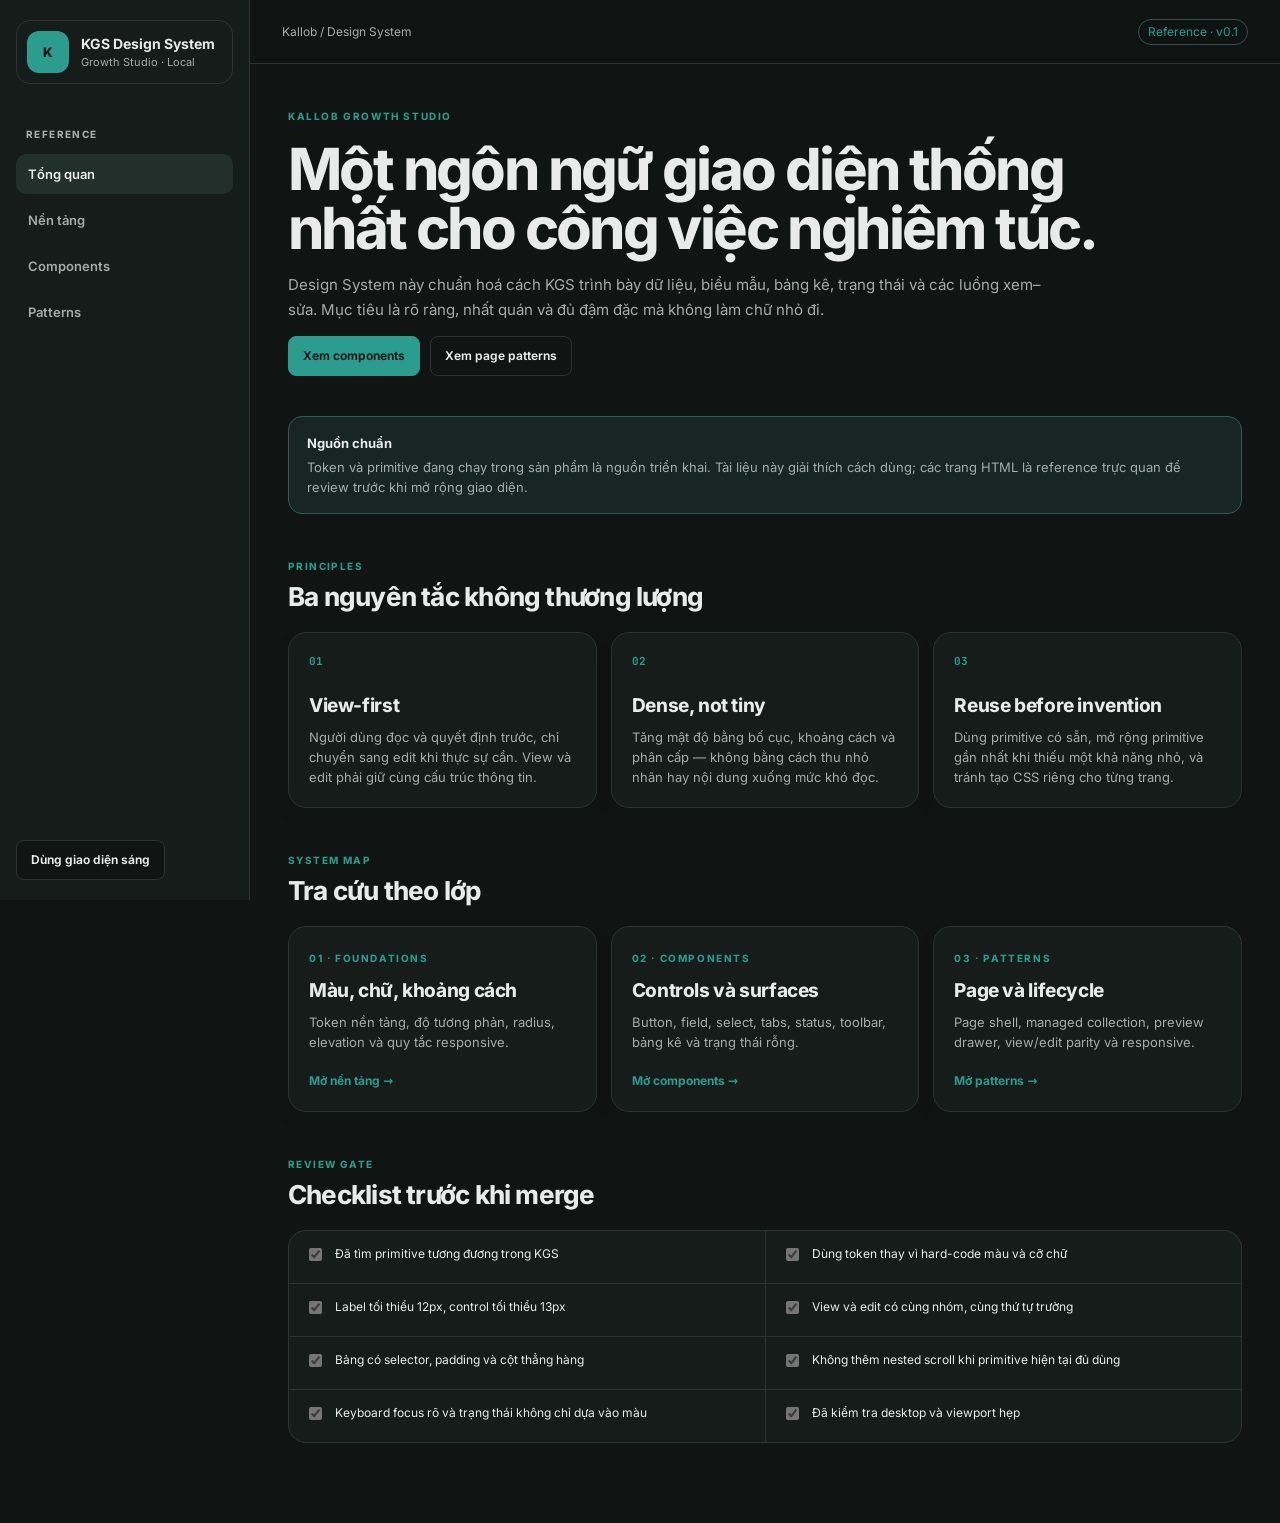
<file: app/public/design-system/index.html>
<!doctype html>
<html lang="vi" class="dark">
  <head>
    <meta charset="UTF-8" />
    <meta name="viewport" content="width=device-width, initial-scale=1.0" />
    <title>KGS Design System — Tổng quan</title>
    <link rel="stylesheet" href="./design-system.css" />
    <script defer src="./design-system.js"></script>
  </head>
  <body>
    <div class="ds-shell">
      <aside class="ds-sidebar">
        <a class="ds-brand" href="./index.html">
          <span class="ds-brand-mark">K</span>
          <span><strong>KGS Design System</strong><small>Growth Studio · Local</small></span>
        </a>
        <nav class="ds-nav" aria-label="Điều hướng Design System">
          <div class="ds-nav-label">Reference</div>
          <a class="active" href="./index.html">Tổng quan</a>
          <a href="./foundations.html">Nền tảng</a>
          <a href="./components.html">Components</a>
          <a href="./patterns.html">Patterns</a>
        </nav>
        <div class="ds-sidebar-footer">
          <button class="ds-button secondary" type="button" data-theme-toggle>Đổi giao diện</button>
        </div>
      </aside>

      <main class="ds-main">
        <header class="ds-topbar">
          <span>Kallob / Design System</span>
          <span class="ds-status">Reference · v0.1</span>
        </header>

        <div class="ds-content">
          <section class="ds-hero">
            <div class="ds-eyebrow">Kallob Growth Studio</div>
            <h1>Một ngôn ngữ giao diện thống nhất cho công việc nghiêm túc.</h1>
            <p>Design System này chuẩn hoá cách KGS trình bày dữ liệu, biểu mẫu, bảng kê, trạng thái và các luồng xem–sửa. Mục tiêu là rõ ràng, nhất quán và đủ đậm đặc mà không làm chữ nhỏ đi.</p>
            <div class="ds-actions">
              <a class="ds-button primary" href="./components.html">Xem components</a>
              <a class="ds-button secondary" href="./patterns.html">Xem page patterns</a>
            </div>
          </section>

          <section class="ds-callout">
            <strong>Nguồn chuẩn</strong>
            <p>Token và primitive đang chạy trong sản phẩm là nguồn triển khai. Tài liệu này giải thích cách dùng; các trang HTML là reference trực quan để review trước khi mở rộng giao diện.</p>
          </section>

          <section class="ds-section">
            <div class="ds-section-heading">
              <div><span>Principles</span><h2>Ba nguyên tắc không thương lượng</h2></div>
            </div>
            <div class="ds-grid three">
              <article class="ds-card">
                <div class="ds-card-index">01</div>
                <h3>View-first</h3>
                <p>Người dùng đọc và quyết định trước, chỉ chuyển sang edit khi thực sự cần. View và edit phải giữ cùng cấu trúc thông tin.</p>
              </article>
              <article class="ds-card">
                <div class="ds-card-index">02</div>
                <h3>Dense, not tiny</h3>
                <p>Tăng mật độ bằng bố cục, khoảng cách và phân cấp — không bằng cách thu nhỏ nhãn hay nội dung xuống mức khó đọc.</p>
              </article>
              <article class="ds-card">
                <div class="ds-card-index">03</div>
                <h3>Reuse before invention</h3>
                <p>Dùng primitive có sẵn, mở rộng primitive gần nhất khi thiếu một khả năng nhỏ, và tránh tạo CSS riêng cho từng trang.</p>
              </article>
            </div>
          </section>

          <section class="ds-section">
            <div class="ds-section-heading">
              <div><span>System map</span><h2>Tra cứu theo lớp</h2></div>
            </div>
            <div class="ds-grid three">
              <a class="ds-link-card" href="./foundations.html">
                <span class="ds-eyebrow">01 · Foundations</span>
                <h3>Màu, chữ, khoảng cách</h3>
                <p>Token nền tảng, độ tương phản, radius, elevation và quy tắc responsive.</p>
                <strong>Mở nền tảng →</strong>
              </a>
              <a class="ds-link-card" href="./components.html">
                <span class="ds-eyebrow">02 · Components</span>
                <h3>Controls và surfaces</h3>
                <p>Button, field, select, tabs, status, toolbar, bảng kê và trạng thái rỗng.</p>
                <strong>Mở components →</strong>
              </a>
              <a class="ds-link-card" href="./patterns.html">
                <span class="ds-eyebrow">03 · Patterns</span>
                <h3>Page và lifecycle</h3>
                <p>Page shell, managed collection, preview drawer, view/edit parity và responsive.</p>
                <strong>Mở patterns →</strong>
              </a>
            </div>
          </section>

          <section class="ds-section">
            <div class="ds-section-heading">
              <div><span>Review gate</span><h2>Checklist trước khi merge</h2></div>
            </div>
            <div class="ds-checklist">
              <label><input type="checkbox" checked disabled /> Đã tìm primitive tương đương trong KGS</label>
              <label><input type="checkbox" checked disabled /> Dùng token thay vì hard-code màu và cỡ chữ</label>
              <label><input type="checkbox" checked disabled /> Label tối thiểu 12px, control tối thiểu 13px</label>
              <label><input type="checkbox" checked disabled /> View và edit có cùng nhóm, cùng thứ tự trường</label>
              <label><input type="checkbox" checked disabled /> Bảng có selector, padding và cột thẳng hàng</label>
              <label><input type="checkbox" checked disabled /> Không thêm nested scroll khi primitive hiện tại đủ dùng</label>
              <label><input type="checkbox" checked disabled /> Keyboard focus rõ và trạng thái không chỉ dựa vào màu</label>
              <label><input type="checkbox" checked disabled /> Đã kiểm tra desktop và viewport hẹp</label>
            </div>
          </section>
        </div>
      </main>
    </div>
  </body>
</html>
</file>
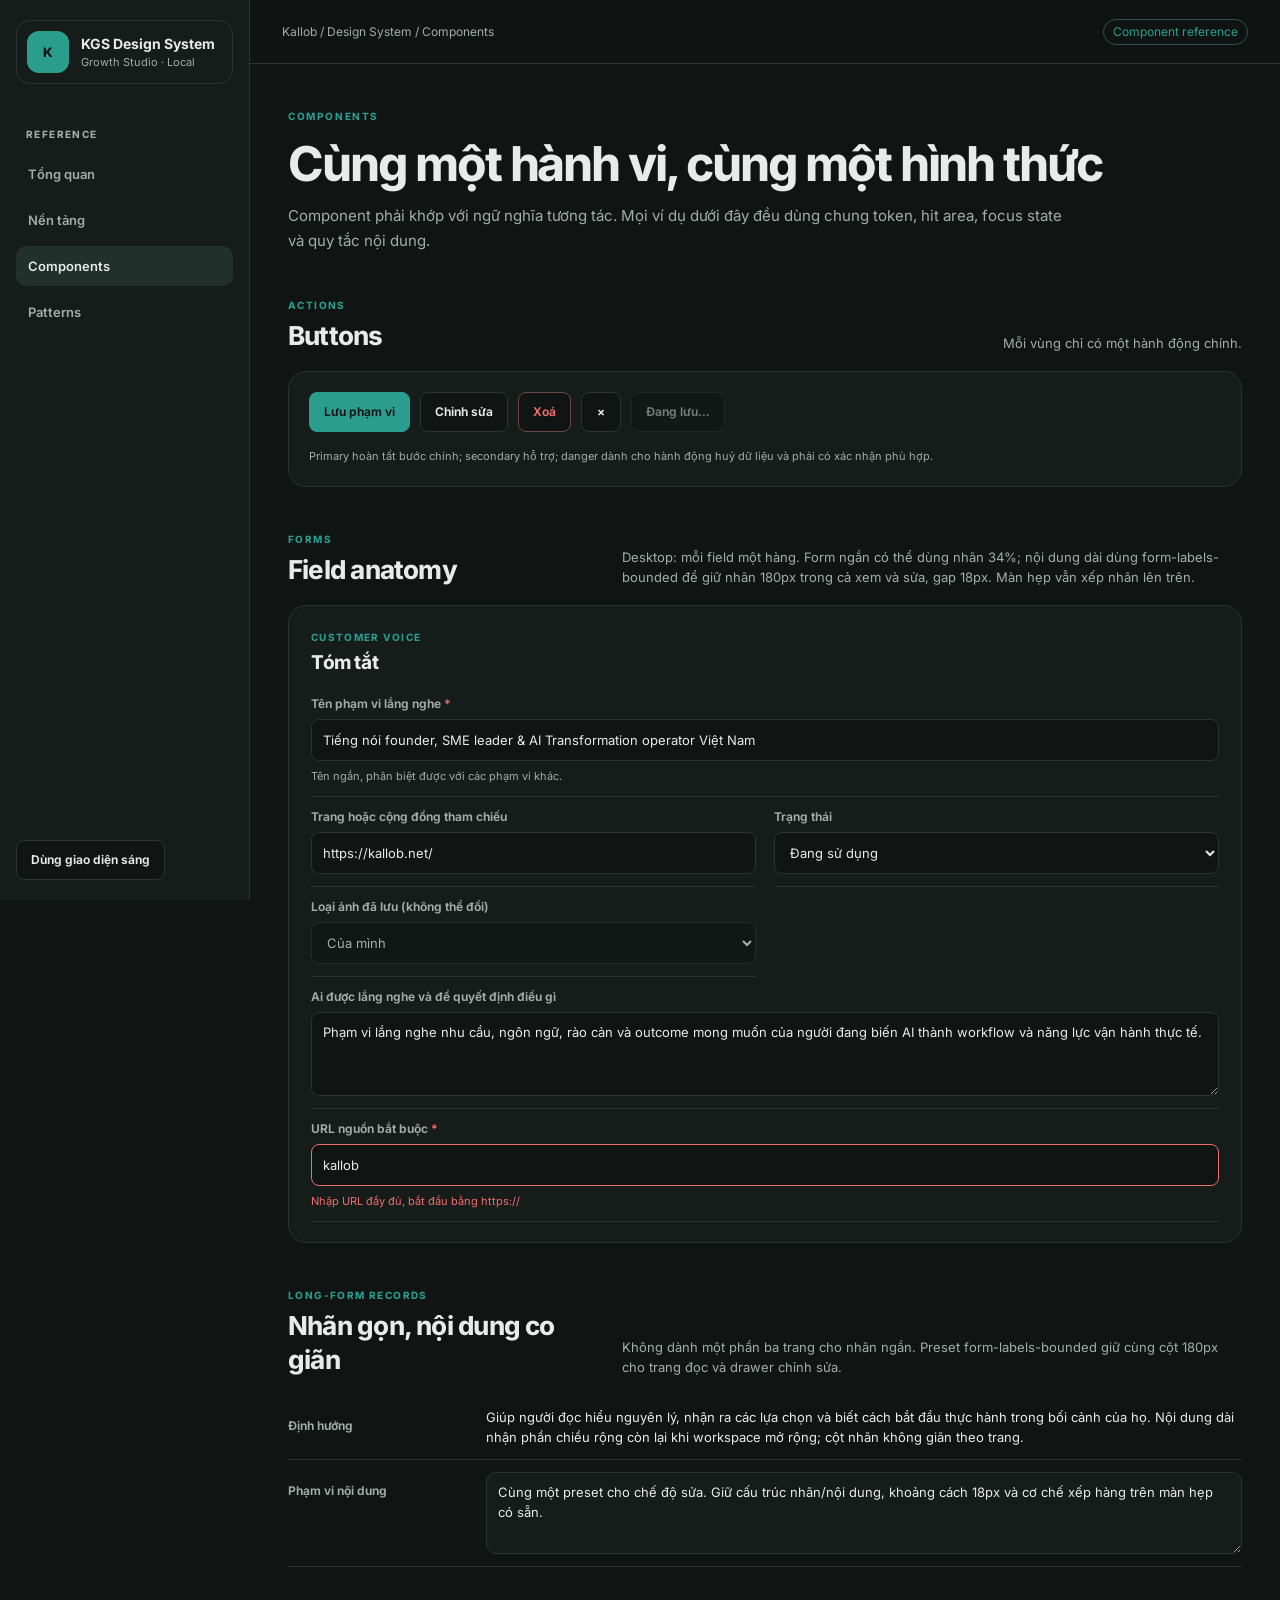
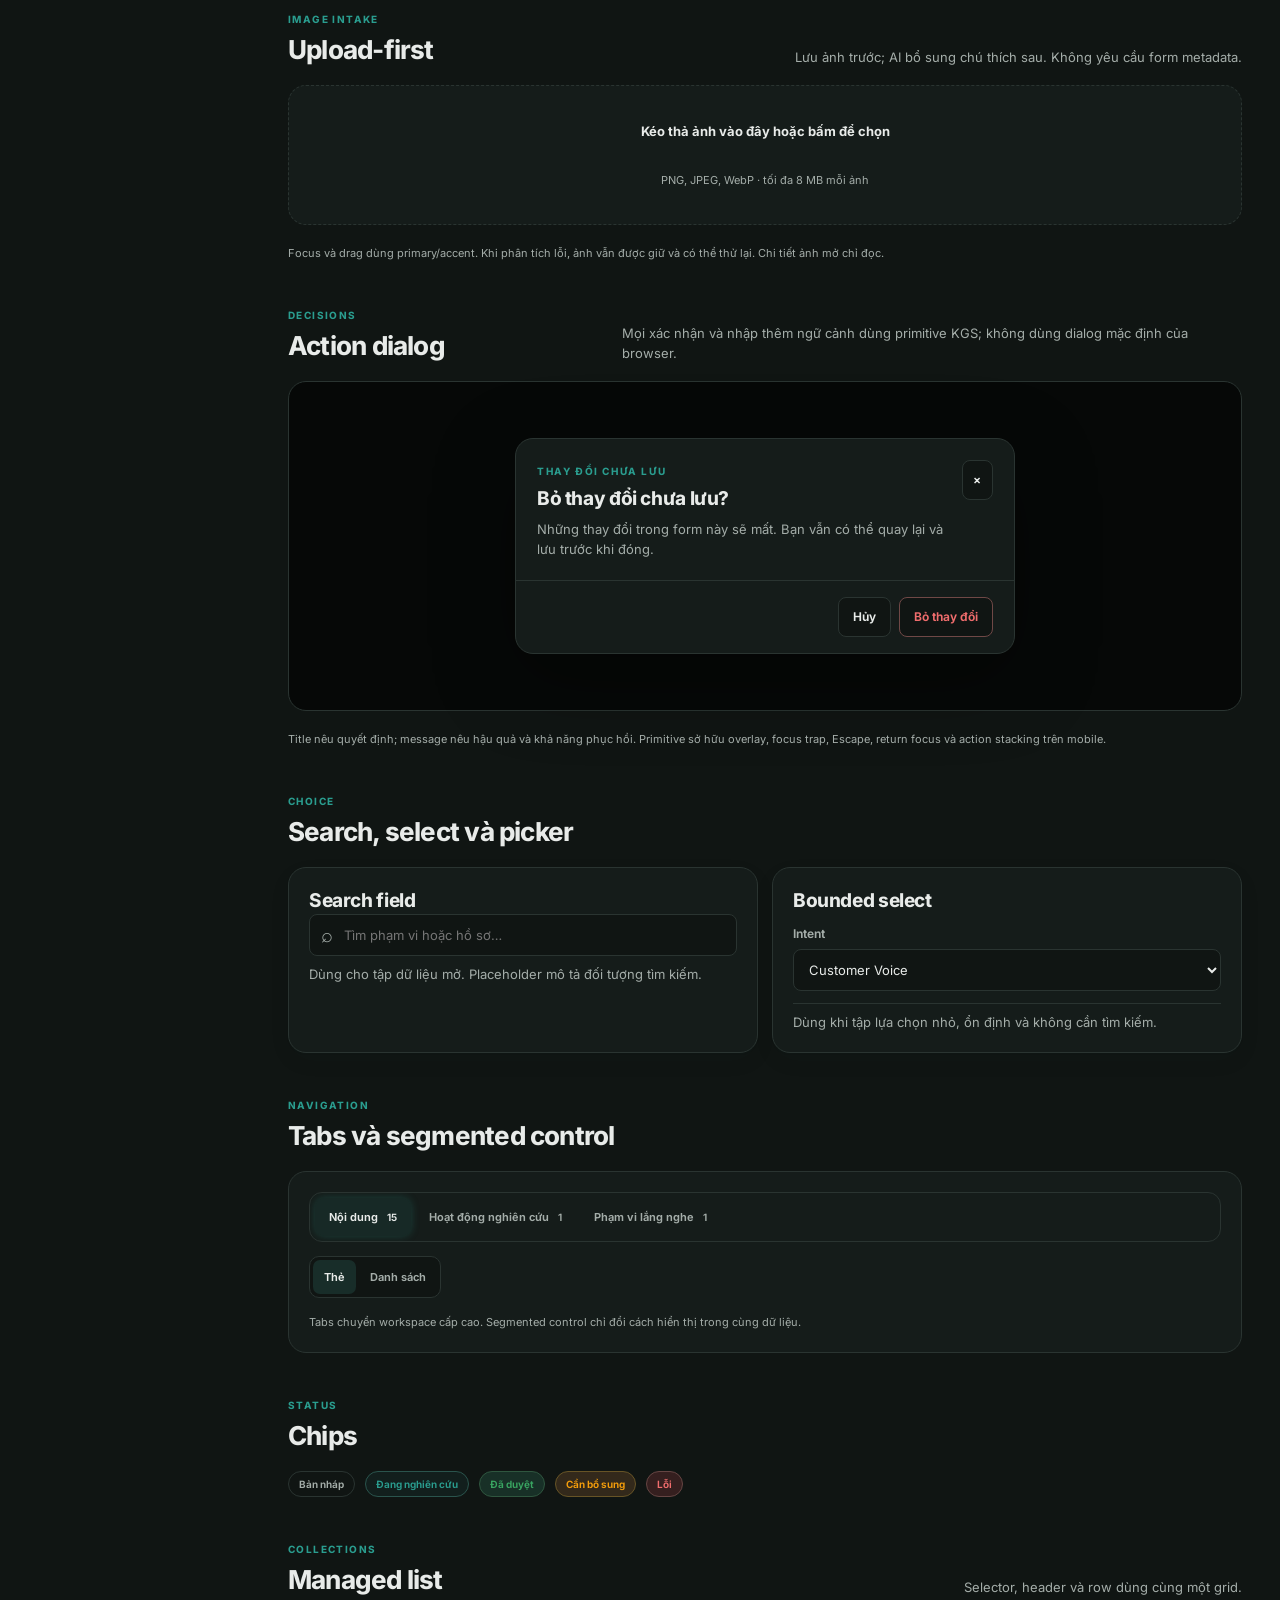
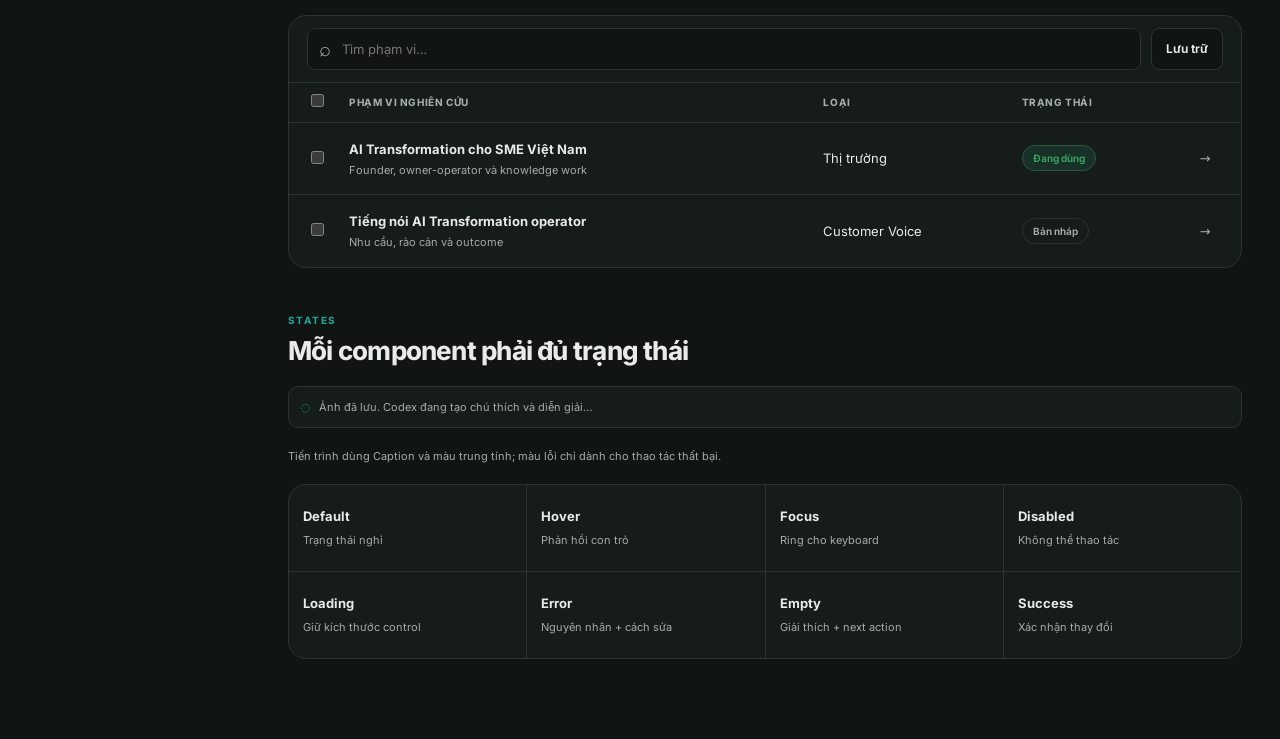
<file: app/public/design-system/components.html>
<!doctype html>
<html lang="vi" class="dark">
  <head>
    <meta charset="UTF-8" />
    <meta name="viewport" content="width=device-width, initial-scale=1.0" />
    <title>KGS Design System — Components</title>
    <link rel="stylesheet" href="./design-system.css" />
    <script defer src="./design-system.js"></script>
  </head>
  <body>
    <div class="ds-shell">
      <aside class="ds-sidebar">
        <a class="ds-brand" href="./index.html"><span class="ds-brand-mark">K</span><span><strong>KGS Design System</strong><small>Growth Studio · Local</small></span></a>
        <nav class="ds-nav" aria-label="Điều hướng Design System">
          <div class="ds-nav-label">Reference</div>
          <a href="./index.html">Tổng quan</a>
          <a href="./foundations.html">Nền tảng</a>
          <a class="active" href="./components.html">Components</a>
          <a href="./patterns.html">Patterns</a>
        </nav>
        <div class="ds-sidebar-footer"><button class="ds-button secondary" type="button" data-theme-toggle>Đổi giao diện</button></div>
      </aside>
      <main class="ds-main">
        <header class="ds-topbar"><span>Kallob / Design System / Components</span><span class="ds-status">Component reference</span></header>
        <div class="ds-content">
          <section class="ds-hero compact">
            <div class="ds-eyebrow">Components</div>
            <h1>Cùng một hành vi, cùng một hình thức</h1>
            <p>Component phải khớp với ngữ nghĩa tương tác. Mọi ví dụ dưới đây đều dùng chung token, hit area, focus state và quy tắc nội dung.</p>
          </section>

          <section class="ds-section">
            <div class="ds-section-heading"><div><span>Actions</span><h2>Buttons</h2></div><p>Mỗi vùng chỉ có một hành động chính.</p></div>
            <div class="ds-demo-stack">
              <div class="ds-demo-row">
                <button class="ds-button primary" type="button">Lưu phạm vi</button>
                <button class="ds-button secondary" type="button">Chỉnh sửa</button>
                <button class="ds-button danger" type="button">Xoá</button>
                <button class="ds-button icon" type="button" aria-label="Đóng">×</button>
                <button class="ds-button secondary" type="button" disabled>Đang lưu…</button>
              </div>
              <p class="ds-note">Primary hoàn tất bước chính; secondary hỗ trợ; danger dành cho hành động huỷ dữ liệu và phải có xác nhận phù hợp.</p>
            </div>
          </section>

          <section class="ds-section">
            <div class="ds-section-heading"><div><span>Forms</span><h2>Field anatomy</h2></div><p>Desktop: mỗi field một hàng. Form ngắn có thể dùng nhãn 34%; nội dung dài dùng form-labels-bounded để giữ nhãn 180px trong cả xem và sửa, gap 18px. Màn hẹp vẫn xếp nhãn lên trên.</p></div>
            <div class="ds-form-demo">
              <div class="ds-form-group-heading"><span>Customer Voice</span><h3>Tóm tắt</h3></div>
              <label class="ds-field full">
                <span>Tên phạm vi lắng nghe <b>*</b></span>
                <input value="Tiếng nói founder, SME leader & AI Transformation operator Việt Nam" />
                <small>Tên ngắn, phân biệt được với các phạm vi khác.</small>
              </label>
              <div class="ds-form-grid">
                <label class="ds-field"><span>Trang hoặc cộng đồng tham chiếu</span><input value="https://kallob.net/" /></label>
                <label class="ds-field"><span>Trạng thái</span><select><option>Đang sử dụng</option><option>Bản nháp</option></select></label>
                <label class="ds-field"><span>Loại ảnh đã lưu (không thể đổi)</span><select disabled><option>Của mình</option></select></label>
              </div>
              <label class="ds-field full">
                <span>Ai được lắng nghe và để quyết định điều gì</span>
                <textarea>Phạm vi lắng nghe nhu cầu, ngôn ngữ, rào cản và outcome mong muốn của người đang biến AI thành workflow và năng lực vận hành thực tế.</textarea>
              </label>
              <label class="ds-field full error">
                <span>URL nguồn bắt buộc <b>*</b></span>
                <input aria-invalid="true" value="kallob" />
                <small>Nhập URL đầy đủ, bắt đầu bằng https://</small>
              </label>
            </div>
          </section>

          <section class="ds-section">
            <div class="ds-section-heading"><div><span>Long-form records</span><h2>Nhãn gọn, nội dung co giãn</h2></div><p>Không dành một phần ba trang cho nhãn ngắn. Preset form-labels-bounded giữ cùng cột 180px cho trang đọc và drawer chỉnh sửa.</p></div>
            <div class="form-demo form-labels-bounded">
              <div class="form-row"><label>Định hướng</label><p>Giúp người đọc hiểu nguyên lý, nhận ra các lựa chọn và biết cách bắt đầu thực hành trong bối cảnh của họ. Nội dung dài nhận phần chiều rộng còn lại khi workspace mở rộng; cột nhãn không giãn theo trang.</p></div>
              <div class="form-row"><label for="bounded-scope">Phạm vi nội dung</label><textarea id="bounded-scope">Cùng một preset cho chế độ sửa. Giữ cấu trúc nhãn/nội dung, khoảng cách 18px và cơ chế xếp hàng trên màn hẹp có sẵn.</textarea></div>
            </div>
          </section>

          <section class="ds-section">
            <div class="ds-section-heading"><div><span>Image intake</span><h2>Upload-first</h2></div><p>Lưu ảnh trước; AI bổ sung chú thích sau. Không yêu cầu form metadata.</p></div>
            <label class="ds-image-upload"><strong>Kéo thả ảnh vào đây hoặc bấm để chọn</strong><span>PNG, JPEG, WebP · tối đa 8 MB mỗi ảnh</span><input type="file" accept="image/png,image/jpeg,image/webp" multiple aria-label="Chọn hình ảnh" /></label>
            <p class="ds-note">Focus và drag dùng primary/accent. Khi phân tích lỗi, ảnh vẫn được giữ và có thể thử lại. Chi tiết ảnh mở chỉ đọc.</p>
          </section>
          <section class="ds-section">
            <div class="ds-section-heading"><div><span>Decisions</span><h2>Action dialog</h2></div><p>Mọi xác nhận và nhập thêm ngữ cảnh dùng primitive KGS; không dùng dialog mặc định của browser.</p></div>
            <div class="ds-dialog-stage">
              <article class="ds-dialog-card" role="presentation">
                <header><div><span class="ds-eyebrow">THAY ĐỔI CHƯA LƯU</span><h3>Bỏ thay đổi chưa lưu?</h3><p>Những thay đổi trong form này sẽ mất. Bạn vẫn có thể quay lại và lưu trước khi đóng.</p></div><button class="ds-button icon" type="button" aria-label="Đóng">×</button></header>
                <div class="ds-dialog-actions"><button class="ds-button secondary" type="button">Hủy</button><button class="ds-button danger" type="button">Bỏ thay đổi</button></div>
              </article>
            </div>
            <p class="ds-note">Title nêu quyết định; message nêu hậu quả và khả năng phục hồi. Primitive sở hữu overlay, focus trap, Escape, return focus và action stacking trên mobile.</p>
          </section>

          <section class="ds-section">
            <div class="ds-section-heading"><div><span>Choice</span><h2>Search, select và picker</h2></div></div>
            <div class="ds-grid two">
              <article class="ds-card">
                <h3>Search field</h3>
                <div class="ds-search"><span>⌕</span><input aria-label="Tìm kiếm" placeholder="Tìm phạm vi hoặc hồ sơ…" /></div>
                <p>Dùng cho tập dữ liệu mở. Placeholder mô tả đối tượng tìm kiếm.</p>
              </article>
              <article class="ds-card">
                <h3>Bounded select</h3>
                <label class="ds-field"><span>Intent</span><select><option>Customer Voice</option><option>Thị trường</option><option>Đối thủ</option></select></label>
                <p>Dùng khi tập lựa chọn nhỏ, ổn định và không cần tìm kiếm.</p>
              </article>
            </div>
          </section>

          <section class="ds-section">
            <div class="ds-section-heading"><div><span>Navigation</span><h2>Tabs và segmented control</h2></div></div>
            <div class="ds-demo-stack">
              <div class="ds-tabs" role="tablist" aria-label="Ví dụ tab">
                <button class="active" type="button">Nội dung <em>15</em></button>
                <button type="button">Hoạt động nghiên cứu <em>1</em></button>
                <button type="button">Phạm vi lắng nghe <em>1</em></button>
              </div>
              <div class="ds-segmented" aria-label="Chế độ hiển thị">
                <button class="active" type="button">Thẻ</button><button type="button">Danh sách</button>
              </div>
              <p class="ds-note">Tabs chuyển workspace cấp cao. Segmented control chỉ đổi cách hiển thị trong cùng dữ liệu.</p>
            </div>
          </section>

          <section class="ds-section">
            <div class="ds-section-heading"><div><span>Status</span><h2>Chips</h2></div></div>
            <div class="ds-demo-row">
              <span class="ds-chip neutral">Bản nháp</span>
              <span class="ds-chip info">Đang nghiên cứu</span>
              <span class="ds-chip success">Đã duyệt</span>
              <span class="ds-chip warning">Cần bổ sung</span>
              <span class="ds-chip danger">Lỗi</span>
            </div>
          </section>

          <section class="ds-section">
            <div class="ds-section-heading"><div><span>Collections</span><h2>Managed list</h2></div><p>Selector, header và row dùng cùng một grid.</p></div>
            <div class="ds-collection">
              <div class="ds-toolbar"><div class="ds-search"><span>⌕</span><input aria-label="Tìm trong danh sách" placeholder="Tìm phạm vi…" /></div><button class="ds-button secondary" type="button">Lưu trữ</button></div>
              <div class="ds-table-head"><span><input type="checkbox" aria-label="Chọn tất cả" /></span><span>Phạm vi nghiên cứu</span><span>Loại</span><span>Trạng thái</span><span aria-hidden="true"></span></div>
              <div class="ds-table-row"><span><input type="checkbox" aria-label="Chọn phạm vi thị trường" /></span><span><strong>AI Transformation cho SME Việt Nam</strong><small>Founder, owner-operator và knowledge work</small></span><span>Thị trường</span><span><span class="ds-chip success">Đang dùng</span></span><button class="ds-row-open" type="button" aria-label="Mở chi tiết">→</button></div>
              <div class="ds-table-row"><span><input type="checkbox" aria-label="Chọn phạm vi customer voice" /></span><span><strong>Tiếng nói AI Transformation operator</strong><small>Nhu cầu, rào cản và outcome</small></span><span>Customer Voice</span><span><span class="ds-chip neutral">Bản nháp</span></span><button class="ds-row-open" type="button" aria-label="Mở chi tiết">→</button></div>
            </div>
          </section>

          <section class="ds-section">
            <div class="ds-section-heading"><div><span>States</span><h2>Mỗi component phải đủ trạng thái</h2></div></div>
            <div class="ds-inline-progress" role="status"><span aria-hidden="true">◌</span><span>Ảnh đã lưu. Codex đang tạo chú thích và diễn giải…</span></div>
            <p class="ds-note">Tiến trình dùng Caption và màu trung tính; màu lỗi chỉ dành cho thao tác thất bại.</p>
            <div class="ds-state-grid">
              <div><strong>Default</strong><span>Trạng thái nghỉ</span></div><div><strong>Hover</strong><span>Phản hồi con trỏ</span></div>
              <div><strong>Focus</strong><span>Ring cho keyboard</span></div><div><strong>Disabled</strong><span>Không thể thao tác</span></div>
              <div><strong>Loading</strong><span>Giữ kích thước control</span></div><div><strong>Error</strong><span>Nguyên nhân + cách sửa</span></div>
              <div><strong>Empty</strong><span>Giải thích + next action</span></div><div><strong>Success</strong><span>Xác nhận thay đổi</span></div>
            </div>
          </section>
        </div>
      </main>
    </div>
  </body>
</html>
</file>
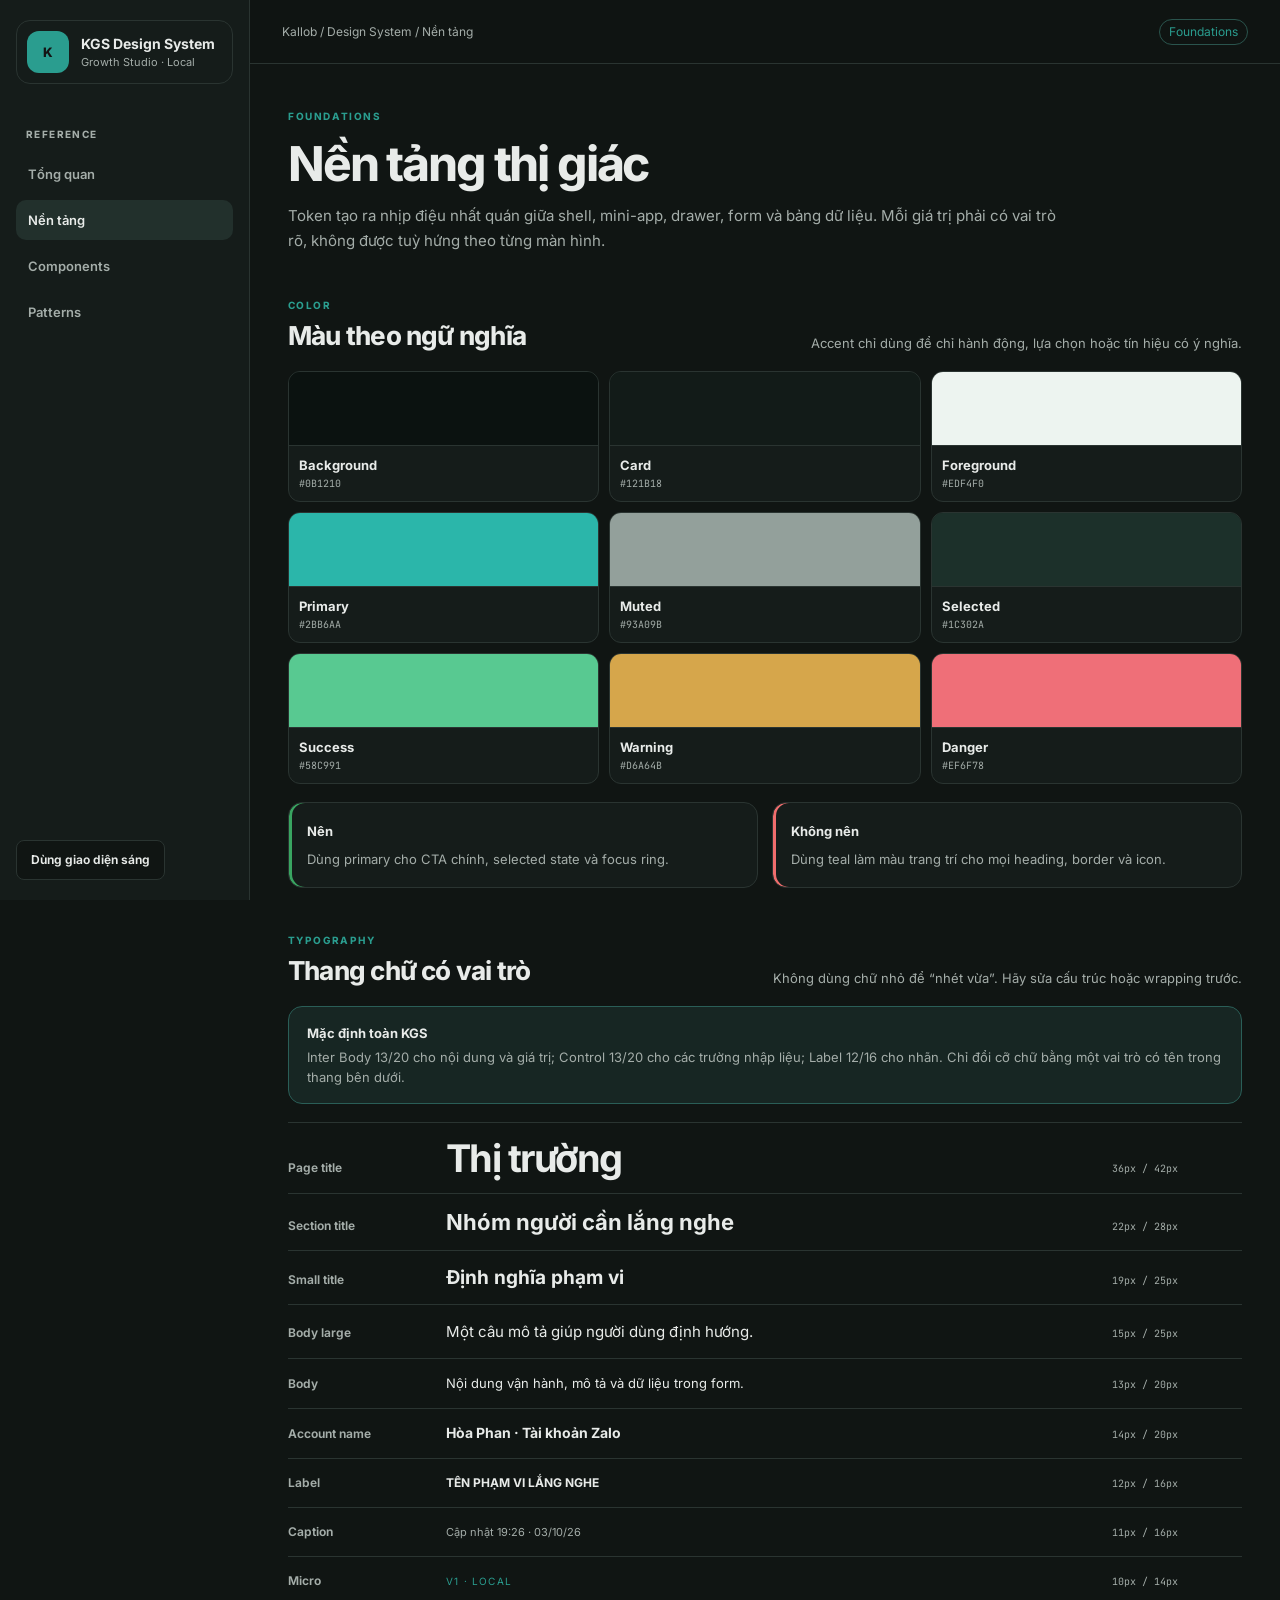
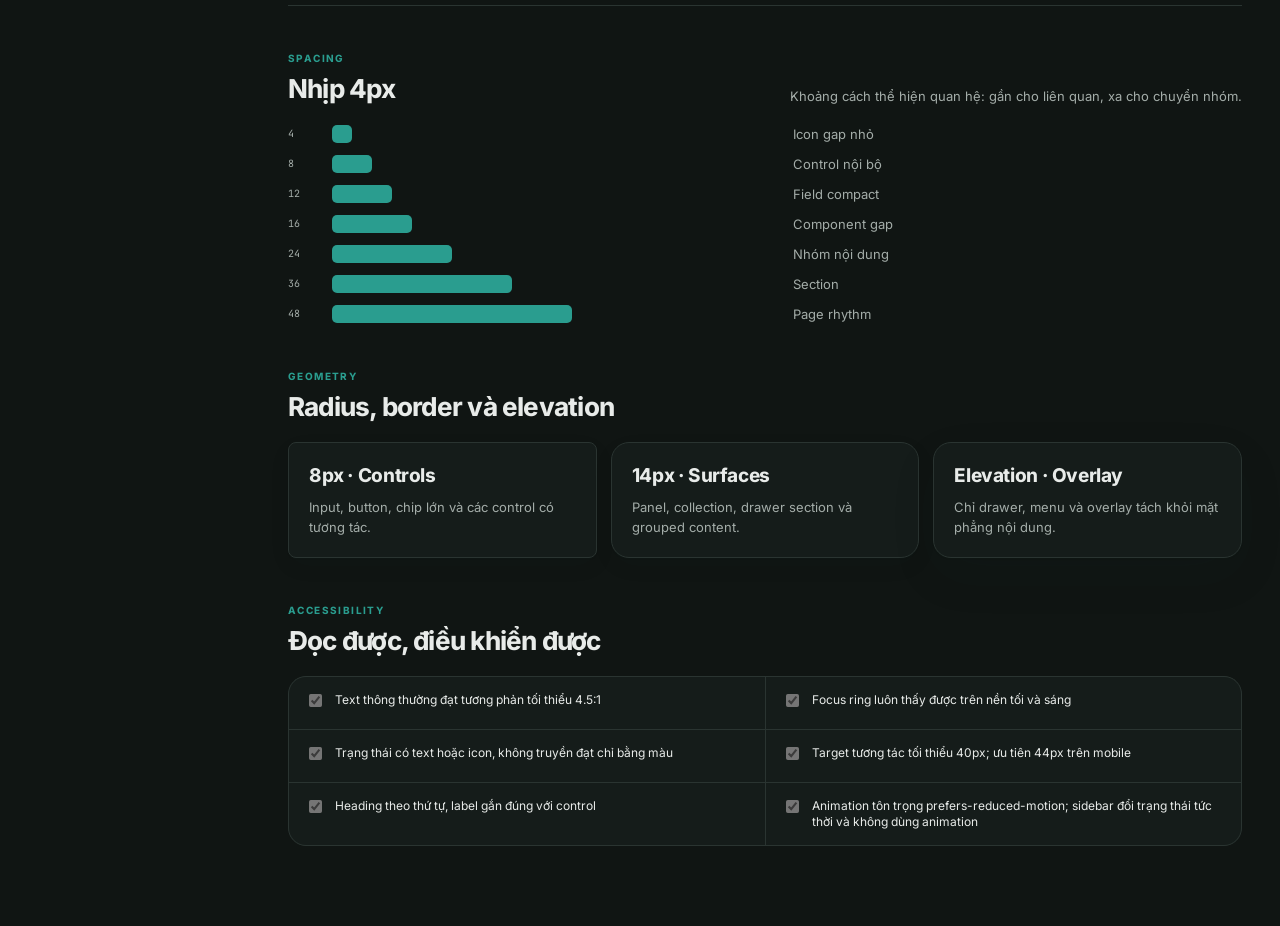
<file: app/public/design-system/foundations.html>
<!doctype html>
<html lang="vi" class="dark">
  <head>
    <meta charset="UTF-8" />
    <meta name="viewport" content="width=device-width, initial-scale=1.0" />
    <title>KGS Design System — Nền tảng</title>
    <link rel="stylesheet" href="./design-system.css" />
    <script defer src="./design-system.js"></script>
  </head>
  <body>
    <div class="ds-shell">
      <aside class="ds-sidebar">
        <a class="ds-brand" href="./index.html"><span class="ds-brand-mark">K</span><span><strong>KGS Design System</strong><small>Growth Studio · Local</small></span></a>
        <nav class="ds-nav" aria-label="Điều hướng Design System">
          <div class="ds-nav-label">Reference</div>
          <a href="./index.html">Tổng quan</a>
          <a class="active" href="./foundations.html">Nền tảng</a>
          <a href="./components.html">Components</a>
          <a href="./patterns.html">Patterns</a>
        </nav>
        <div class="ds-sidebar-footer"><button class="ds-button secondary" type="button" data-theme-toggle>Đổi giao diện</button></div>
      </aside>
      <main class="ds-main">
        <header class="ds-topbar"><span>Kallob / Design System / Nền tảng</span><span class="ds-status">Foundations</span></header>
        <div class="ds-content">
          <section class="ds-hero compact">
            <div class="ds-eyebrow">Foundations</div>
            <h1>Nền tảng thị giác</h1>
            <p>Token tạo ra nhịp điệu nhất quán giữa shell, mini-app, drawer, form và bảng dữ liệu. Mỗi giá trị phải có vai trò rõ, không được tuỳ hứng theo từng màn hình.</p>
          </section>

          <section class="ds-section">
            <div class="ds-section-heading"><div><span>Color</span><h2>Màu theo ngữ nghĩa</h2></div><p>Accent chỉ dùng để chỉ hành động, lựa chọn hoặc tín hiệu có ý nghĩa.</p></div>
            <div class="ds-swatches">
              <div class="ds-swatch"><i style="--swatch:#0b1210"></i><strong>Background</strong><code>#0B1210</code></div>
              <div class="ds-swatch"><i style="--swatch:#121b18"></i><strong>Card</strong><code>#121B18</code></div>
              <div class="ds-swatch"><i style="--swatch:#edf4f0"></i><strong>Foreground</strong><code>#EDF4F0</code></div>
              <div class="ds-swatch"><i style="--swatch:#2bb6aa"></i><strong>Primary</strong><code>#2BB6AA</code></div>
              <div class="ds-swatch"><i style="--swatch:#93a09b"></i><strong>Muted</strong><code>#93A09B</code></div>
              <div class="ds-swatch"><i style="--swatch:#1c302a"></i><strong>Selected</strong><code>#1C302A</code></div>
              <div class="ds-swatch"><i style="--swatch:#58c991"></i><strong>Success</strong><code>#58C991</code></div>
              <div class="ds-swatch"><i style="--swatch:#d6a64b"></i><strong>Warning</strong><code>#D6A64B</code></div>
              <div class="ds-swatch"><i style="--swatch:#ef6f78"></i><strong>Danger</strong><code>#EF6F78</code></div>
            </div>
            <div class="ds-do-dont">
              <div class="do"><strong>Nên</strong><p>Dùng primary cho CTA chính, selected state và focus ring.</p></div>
              <div class="dont"><strong>Không nên</strong><p>Dùng teal làm màu trang trí cho mọi heading, border và icon.</p></div>
            </div>
          </section>

          <section class="ds-section">
            <div class="ds-section-heading"><div><span>Typography</span><h2>Thang chữ có vai trò</h2></div><p>Không dùng chữ nhỏ để “nhét vừa”. Hãy sửa cấu trúc hoặc wrapping trước.</p></div>
            <div class="ds-callout"><strong>Mặc định toàn KGS</strong><p>Inter Body 13/20 cho nội dung và giá trị; Control 13/20 cho các trường nhập liệu; Label 12/16 cho nhãn. Chỉ đổi cỡ chữ bằng một vai trò có tên trong thang bên dưới.</p></div>
            <div class="ds-type-table">
              <div class="ds-type-row"><span>Page title</span><strong class="sample-page">Thị trường</strong><code>36px / 42px</code></div>
              <div class="ds-type-row"><span>Section title</span><strong class="sample-section">Nhóm người cần lắng nghe</strong><code>22px / 28px</code></div>
              <div class="ds-type-row"><span>Small title</span><strong class="sample-small-title">Định nghĩa phạm vi</strong><code>19px / 25px</code></div>
              <div class="ds-type-row"><span>Body large</span><span class="sample-body-large">Một câu mô tả giúp người dùng định hướng.</span><code>15px / 25px</code></div>
              <div class="ds-type-row"><span>Body</span><span class="sample-body">Nội dung vận hành, mô tả và dữ liệu trong form.</span><code>13px / 20px</code></div>
              <div class="ds-type-row"><span>Account name</span><strong style="font-size:14px;line-height:20px">Hòa Phan · Tài khoản Zalo</strong><code>14px / 20px</code></div>
              <div class="ds-type-row"><span>Label</span><strong class="sample-label">TÊN PHẠM VI LẮNG NGHE</strong><code>12px / 16px</code></div>
              <div class="ds-type-row"><span>Caption</span><span class="sample-caption">Cập nhật 19:26 · 03/10/26</span><code>11px / 16px</code></div>
              <div class="ds-type-row"><span>Micro</span><span class="sample-micro">V1 · LOCAL</span><code>10px / 14px</code></div>
            </div>
          </section>

          <section class="ds-section">
            <div class="ds-section-heading"><div><span>Spacing</span><h2>Nhịp 4px</h2></div><p>Khoảng cách thể hiện quan hệ: gần cho liên quan, xa cho chuyển nhóm.</p></div>
            <div class="ds-spacing-list">
              <div><code>4</code><i style="--space:4px"></i><span>Icon gap nhỏ</span></div>
              <div><code>8</code><i style="--space:8px"></i><span>Control nội bộ</span></div>
              <div><code>12</code><i style="--space:12px"></i><span>Field compact</span></div>
              <div><code>16</code><i style="--space:16px"></i><span>Component gap</span></div>
              <div><code>24</code><i style="--space:24px"></i><span>Nhóm nội dung</span></div>
              <div><code>36</code><i style="--space:36px"></i><span>Section</span></div>
              <div><code>48</code><i style="--space:48px"></i><span>Page rhythm</span></div>
            </div>
          </section>

          <section class="ds-section">
            <div class="ds-section-heading"><div><span>Geometry</span><h2>Radius, border và elevation</h2></div></div>
            <div class="ds-grid three">
              <article class="ds-card radius-demo"><h3>8px · Controls</h3><p>Input, button, chip lớn và các control có tương tác.</p></article>
              <article class="ds-card radius-demo large"><h3>14px · Surfaces</h3><p>Panel, collection, drawer section và grouped content.</p></article>
              <article class="ds-card shadow-demo"><h3>Elevation · Overlay</h3><p>Chỉ drawer, menu và overlay tách khỏi mặt phẳng nội dung.</p></article>
            </div>
          </section>

          <section class="ds-section">
            <div class="ds-section-heading"><div><span>Accessibility</span><h2>Đọc được, điều khiển được</h2></div></div>
            <div class="ds-checklist">
              <label><input type="checkbox" checked disabled /> Text thông thường đạt tương phản tối thiểu 4.5:1</label>
              <label><input type="checkbox" checked disabled /> Focus ring luôn thấy được trên nền tối và sáng</label>
              <label><input type="checkbox" checked disabled /> Trạng thái có text hoặc icon, không truyền đạt chỉ bằng màu</label>
              <label><input type="checkbox" checked disabled /> Target tương tác tối thiểu 40px; ưu tiên 44px trên mobile</label>
              <label><input type="checkbox" checked disabled /> Heading theo thứ tự, label gắn đúng với control</label>
              <label><input type="checkbox" checked disabled /> Animation tôn trọng prefers-reduced-motion; sidebar đổi trạng thái tức thời và không dùng animation</label>
            </div>
          </section>
        </div>
      </main>
    </div>
  </body>
</html>
</file>
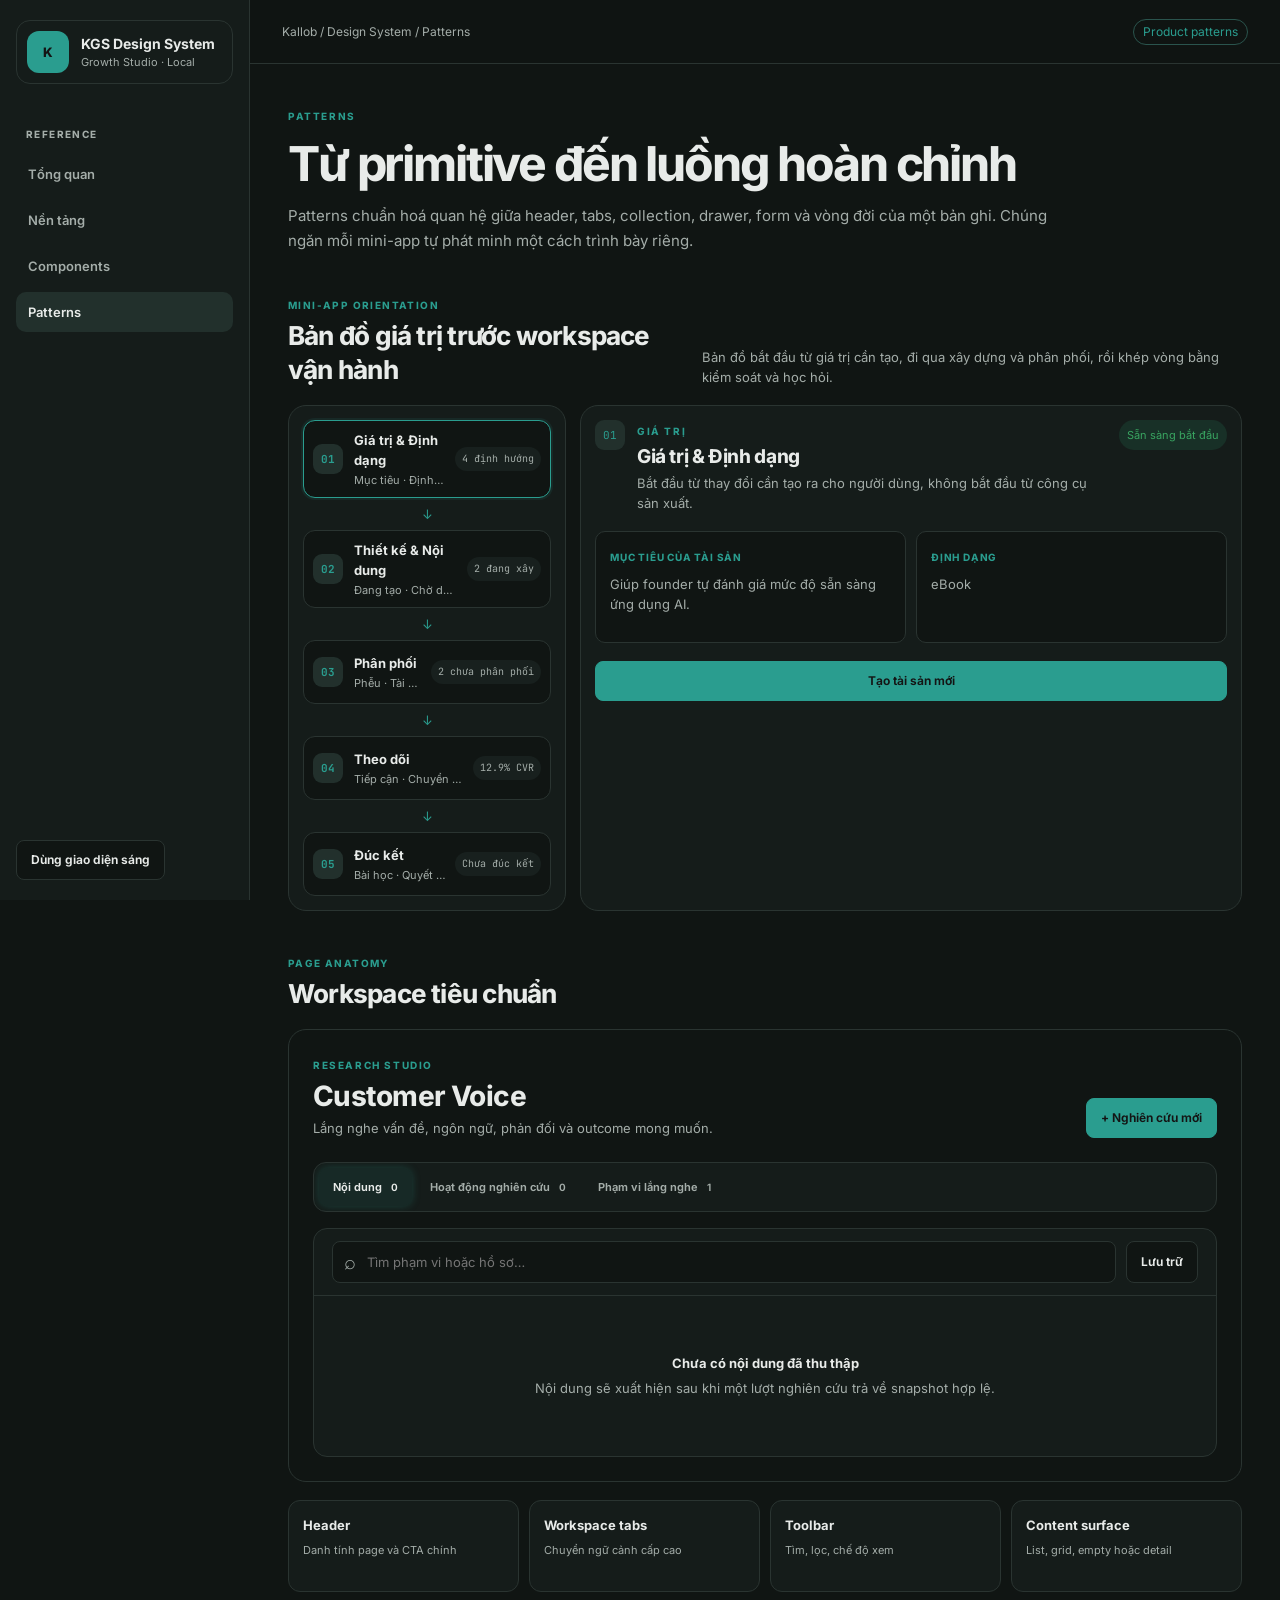
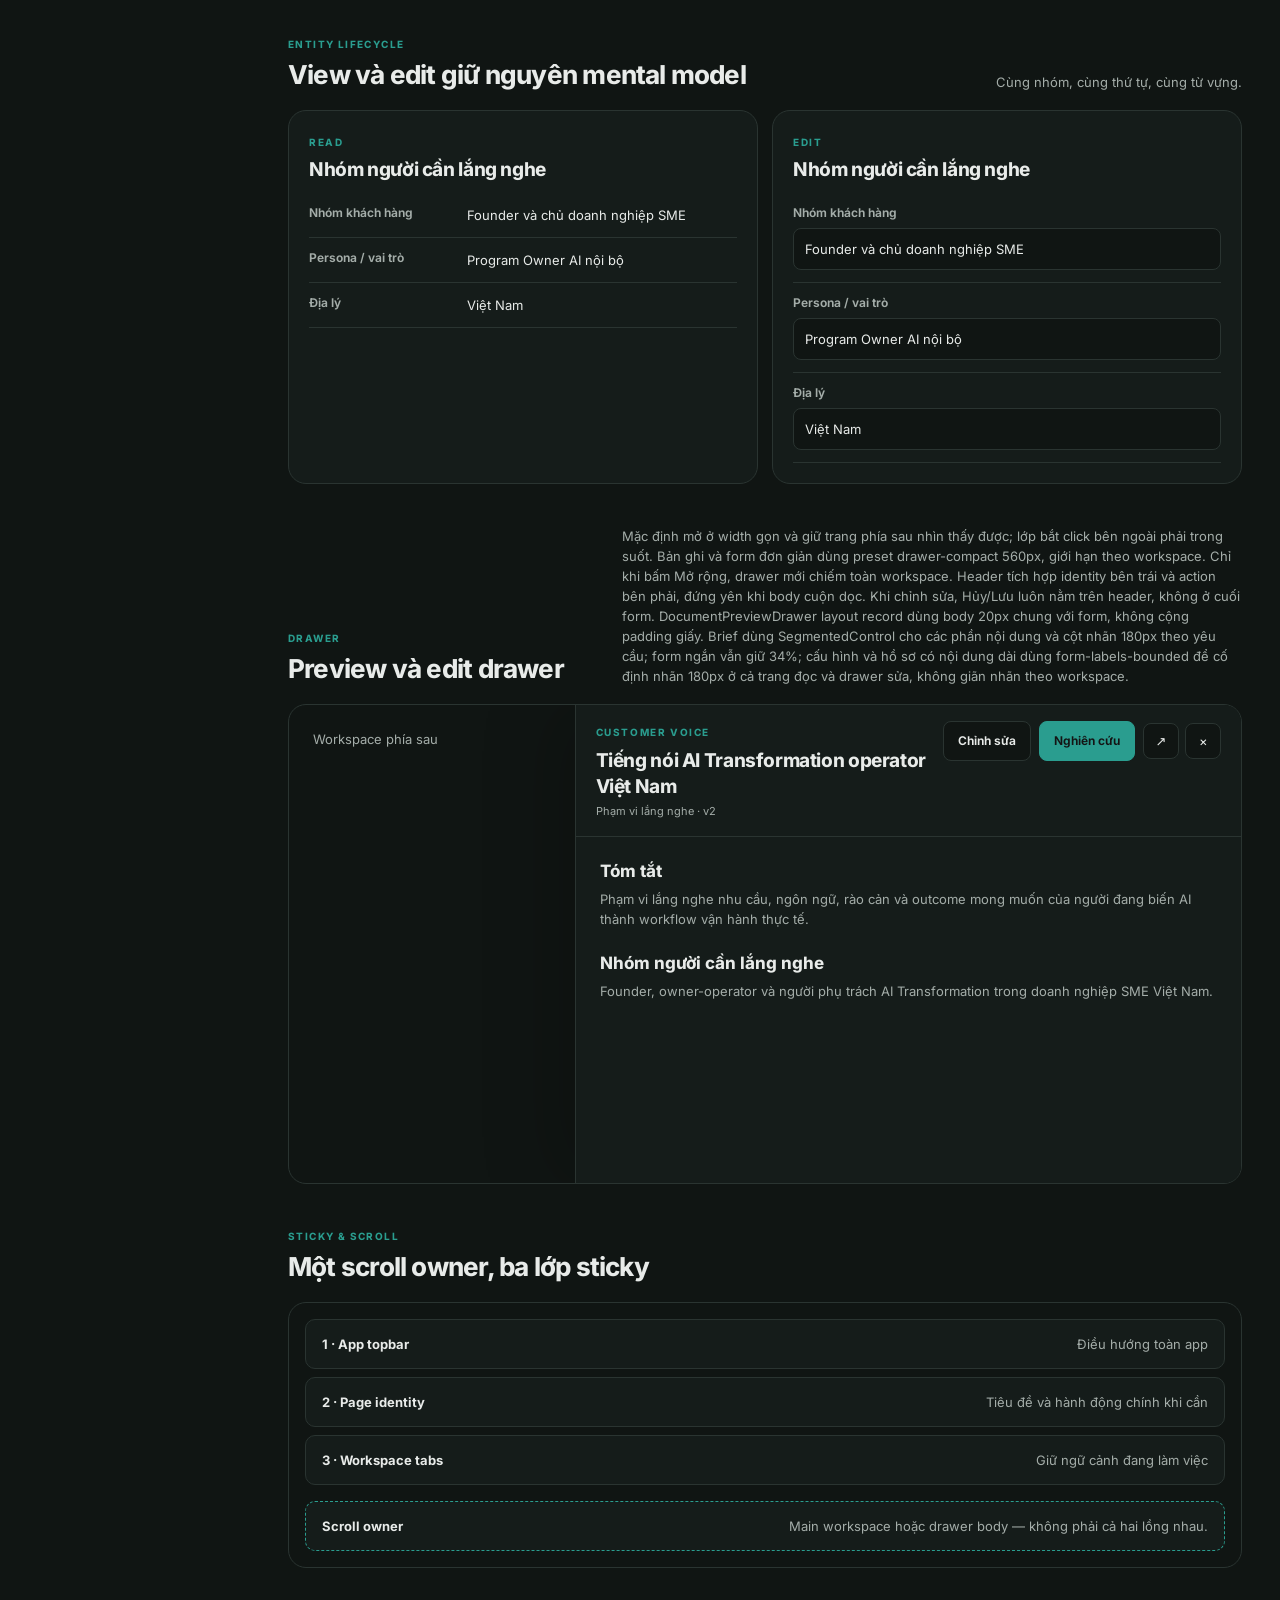
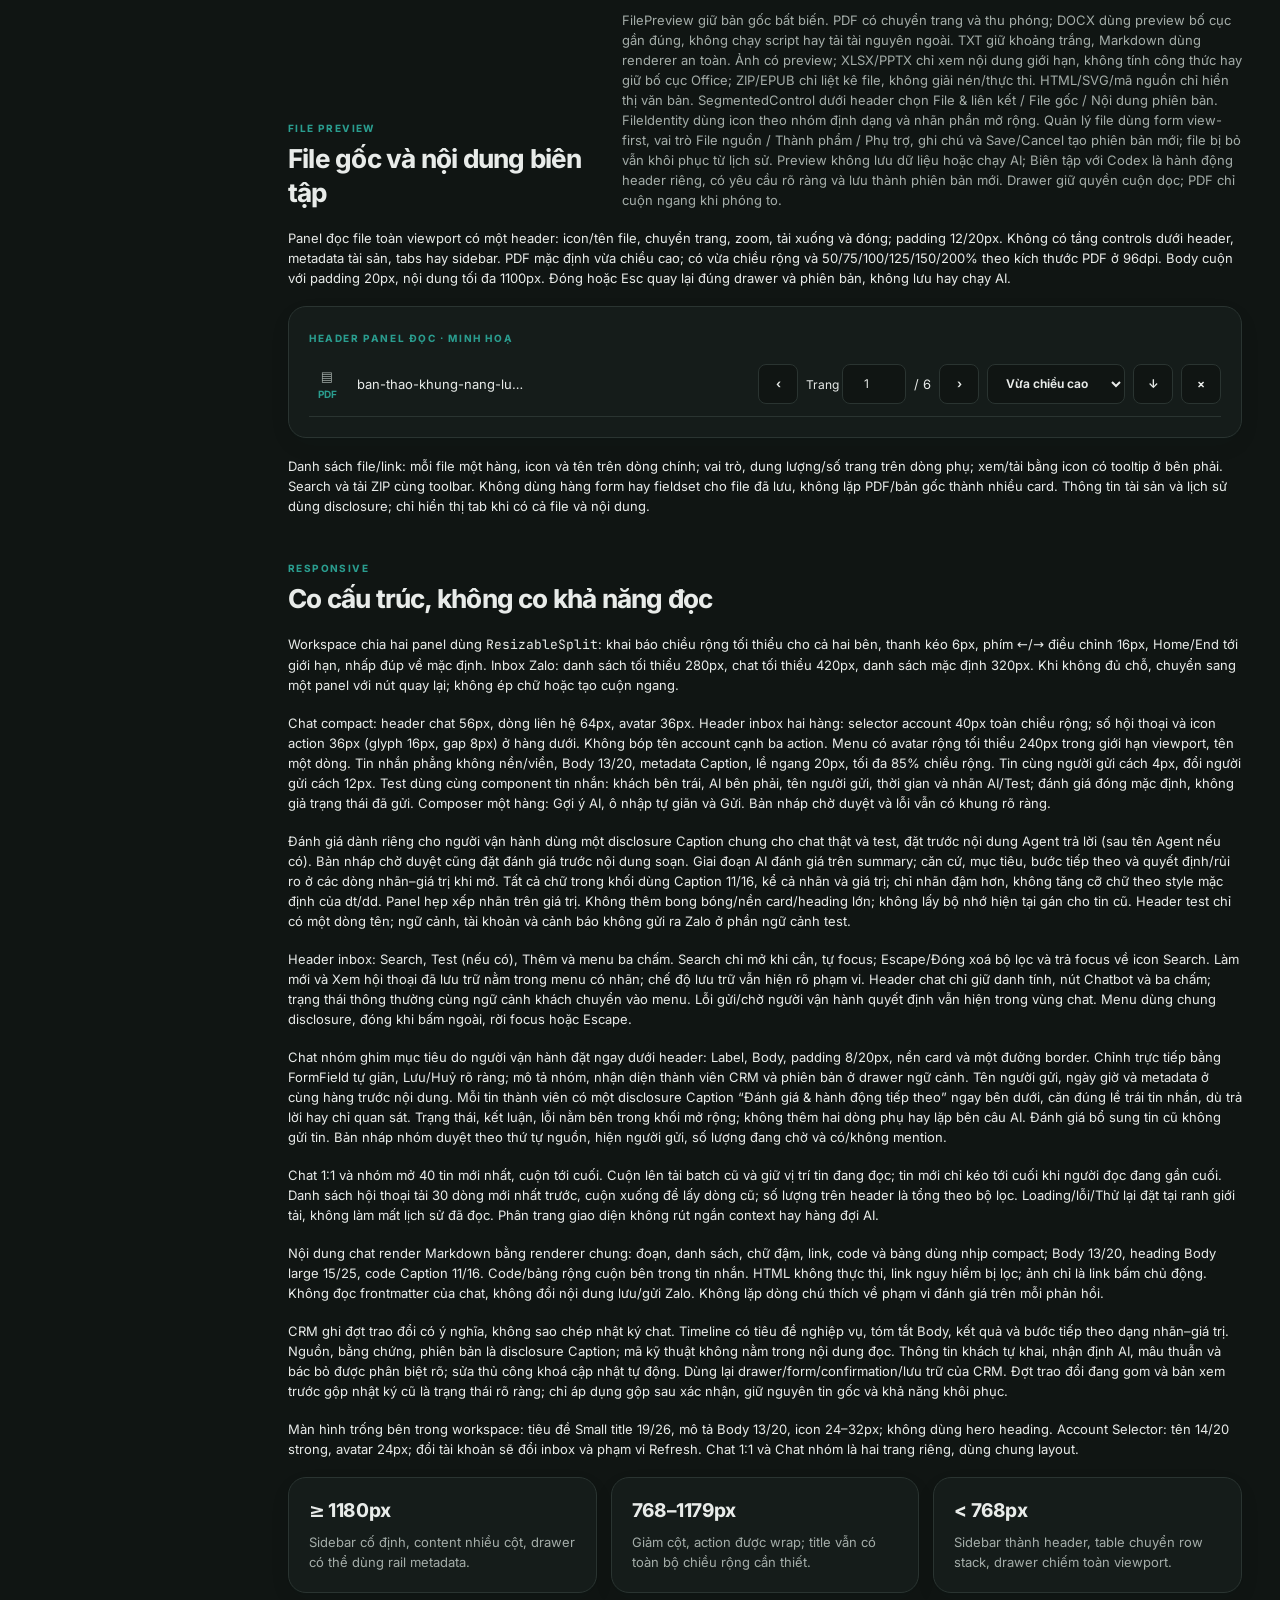
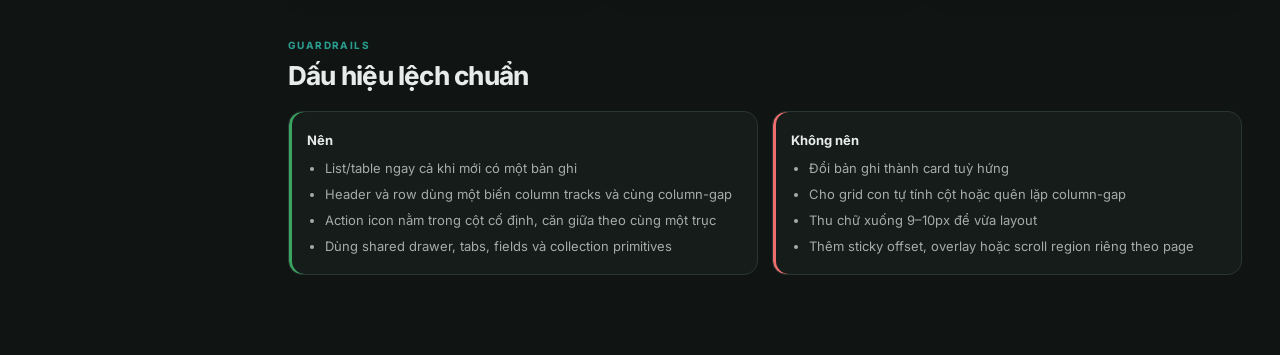
<file: app/public/design-system/patterns.html>
<!doctype html>
<html lang="vi" class="dark">
  <head>
    <meta charset="UTF-8" />
    <meta name="viewport" content="width=device-width, initial-scale=1.0" />
    <title>KGS Design System — Patterns</title>
    <link rel="stylesheet" href="./design-system.css" />
    <script defer src="./design-system.js"></script>
  </head>
  <body>
    <div class="ds-shell">
      <aside class="ds-sidebar">
        <a class="ds-brand" href="./index.html"><span class="ds-brand-mark">K</span><span><strong>KGS Design System</strong><small>Growth Studio · Local</small></span></a>
        <nav class="ds-nav" aria-label="Điều hướng Design System">
          <div class="ds-nav-label">Reference</div>
          <a href="./index.html">Tổng quan</a>
          <a href="./foundations.html">Nền tảng</a>
          <a href="./components.html">Components</a>
          <a class="active" href="./patterns.html">Patterns</a>
        </nav>
        <div class="ds-sidebar-footer"><button class="ds-button secondary" type="button" data-theme-toggle>Đổi giao diện</button></div>
      </aside>
      <main class="ds-main">
        <header class="ds-topbar"><span>Kallob / Design System / Patterns</span><span class="ds-status">Product patterns</span></header>
        <div class="ds-content">
          <section class="ds-hero compact">
            <div class="ds-eyebrow">Patterns</div>
            <h1>Từ primitive đến luồng hoàn chỉnh</h1>
            <p>Patterns chuẩn hoá quan hệ giữa header, tabs, collection, drawer, form và vòng đời của một bản ghi. Chúng ngăn mỗi mini-app tự phát minh một cách trình bày riêng.</p>
          </section>

          <section class="ds-section">
            <div class="ds-section-heading"><div><span>Mini-app orientation</span><h2>Bản đồ giá trị trước workspace vận hành</h2></div><p>Bản đồ bắt đầu từ giá trị cần tạo, đi qua xây dựng và phân phối, rồi khép vòng bằng kiểm soát và học hỏi.</p></div>
            <div class="ds-journey-demo">
              <nav aria-label="Ví dụ bản đồ vòng đời asset">
                <button class="active" type="button"><b>01</b><span><strong>Giá trị & Định dạng</strong><small>Mục tiêu · Định dạng</small></span><em>4 định hướng</em></button>
                <i>↓</i>
                <button type="button"><b>02</b><span><strong>Thiết kế & Nội dung</strong><small>Đang tạo · Chờ duyệt</small></span><em>2 đang xây</em></button>
                <i>↓</i>
                <button type="button"><b>03</b><span><strong>Phân phối</strong><small>Phễu · Tài sản chờ</small></span><em>2 chưa phân phối</em></button>
                <i>↓</i>
                <button type="button"><b>04</b><span><strong>Theo dõi</strong><small>Tiếp cận · Chuyển đổi</small></span><em>12.9% CVR</em></button>
                <i>↓</i>
                <button type="button"><b>05</b><span><strong>Đúc kết</strong><small>Bài học · Quyết định</small></span><em>Chưa đúc kết</em></button>
              </nav>
              <article><header><span class="ds-journey-icon">01</span><div><span class="ds-eyebrow">GIÁ TRỊ</span><h3>Giá trị & Định dạng</h3><p>Bắt đầu từ thay đổi cần tạo ra cho người dùng, không bắt đầu từ công cụ sản xuất.</p></div><mark>Sẵn sàng bắt đầu</mark></header><div class="ds-journey-contracts"><section><span>MỤC TIÊU CỦA TÀI SẢN</span><p>Giúp founder tự đánh giá mức độ sẵn sàng ứng dụng AI.</p></section><section><span>ĐỊNH DẠNG</span><p>eBook</p></section></div><button class="ds-button primary" type="button">Tạo tài sản mới</button></article>
            </div>
          </section>

          <section class="ds-section">
            <div class="ds-section-heading"><div><span>Page anatomy</span><h2>Workspace tiêu chuẩn</h2></div></div>
            <div class="ds-page-demo">
              <header><div><span class="ds-eyebrow">Research Studio</span><h3>Customer Voice</h3><p>Lắng nghe vấn đề, ngôn ngữ, phản đối và outcome mong muốn.</p></div><button class="ds-button primary" type="button">+ Nghiên cứu mới</button></header>
              <div class="ds-tabs"><button class="active" type="button">Nội dung <em>0</em></button><button type="button">Hoạt động nghiên cứu <em>0</em></button><button type="button">Phạm vi lắng nghe <em>1</em></button></div>
              <div class="ds-page-body">
                <div class="ds-toolbar"><div class="ds-search"><span>⌕</span><input aria-label="Tìm phạm vi" placeholder="Tìm phạm vi hoặc hồ sơ…" /></div><button class="ds-button secondary" type="button">Lưu trữ</button></div>
                <div class="ds-empty"><strong>Chưa có nội dung đã thu thập</strong><p>Nội dung sẽ xuất hiện sau khi một lượt nghiên cứu trả về snapshot hợp lệ.</p></div>
              </div>
            </div>
            <ol class="ds-steps"><li><strong>Header</strong><span>Danh tính page và CTA chính</span></li><li><strong>Workspace tabs</strong><span>Chuyển ngữ cảnh cấp cao</span></li><li><strong>Toolbar</strong><span>Tìm, lọc, chế độ xem</span></li><li><strong>Content surface</strong><span>List, grid, empty hoặc detail</span></li></ol>
          </section>

          <section class="ds-section">
            <div class="ds-section-heading"><div><span>Entity lifecycle</span><h2>View và edit giữ nguyên mental model</h2></div><p>Cùng nhóm, cùng thứ tự, cùng từ vựng.</p></div>
            <div class="ds-compare">
              <article class="ds-detail-demo">
                <span class="ds-eyebrow">Read</span><h3>Nhóm người cần lắng nghe</h3>
                <dl><div><dt>Nhóm khách hàng</dt><dd>Founder và chủ doanh nghiệp SME</dd></div><div><dt>Persona / vai trò</dt><dd>Program Owner AI nội bộ</dd></div><div><dt>Địa lý</dt><dd>Việt Nam</dd></div></dl>
              </article>
              <article class="ds-detail-demo">
                <span class="ds-eyebrow">Edit</span><h3>Nhóm người cần lắng nghe</h3>
                <label class="ds-field"><span>Nhóm khách hàng</span><input value="Founder và chủ doanh nghiệp SME" /></label>
                <label class="ds-field"><span>Persona / vai trò</span><input value="Program Owner AI nội bộ" /></label>
                <label class="ds-field"><span>Địa lý</span><input value="Việt Nam" /></label>
              </article>
            </div>
          </section>

          <section class="ds-section">
            <div class="ds-section-heading"><div><span>Drawer</span><h2>Preview và edit drawer</h2></div><p>Mặc định mở ở width gọn và giữ trang phía sau nhìn thấy được; lớp bắt click bên ngoài phải trong suốt. Bản ghi và form đơn giản dùng preset drawer-compact 560px, giới hạn theo workspace. Chỉ khi bấm Mở rộng, drawer mới chiếm toàn workspace. Header tích hợp identity bên trái và action bên phải, đứng yên khi body cuộn dọc. Khi chỉnh sửa, Hủy/Lưu luôn nằm trên header, không ở cuối form. DocumentPreviewDrawer layout record dùng body 20px chung với form, không cộng padding giấy. Brief dùng SegmentedControl cho các phần nội dung và cột nhãn 180px theo yêu cầu; form ngắn vẫn giữ 34%; cấu hình và hồ sơ có nội dung dài dùng form-labels-bounded để cố định nhãn 180px ở cả trang đọc và drawer sửa, không giãn nhãn theo workspace.</p></div>
            <div class="ds-drawer-demo">
              <div class="ds-drawer-backdrop"><span>Workspace phía sau</span></div>
              <aside>
                <header><div><span class="ds-eyebrow">Customer Voice</span><h3>Tiếng nói AI Transformation operator Việt Nam</h3><small>Phạm vi lắng nghe · v2</small></div><div class="ds-drawer-header-actions"><button class="ds-button secondary" type="button">Chỉnh sửa</button><button class="ds-button primary" type="button">Nghiên cứu</button><div class="ds-drawer-icons"><button type="button" aria-label="Mở rộng">↗</button><button type="button" aria-label="Đóng">×</button></div></div></header>
                <div class="ds-drawer-content"><h4>Tóm tắt</h4><p>Phạm vi lắng nghe nhu cầu, ngôn ngữ, rào cản và outcome mong muốn của người đang biến AI thành workflow vận hành thực tế.</p><h4>Nhóm người cần lắng nghe</h4><p>Founder, owner-operator và người phụ trách AI Transformation trong doanh nghiệp SME Việt Nam.</p></div>
              </aside>
            </div>
          </section>

          <section class="ds-section">
            <div class="ds-section-heading"><div><span>Sticky & scroll</span><h2>Một scroll owner, ba lớp sticky</h2></div></div>
            <div class="ds-sticky-stack"><div><strong>1 · App topbar</strong><span>Điều hướng toàn app</span></div><div><strong>2 · Page identity</strong><span>Tiêu đề và hành động chính khi cần</span></div><div><strong>3 · Workspace tabs</strong><span>Giữ ngữ cảnh đang làm việc</span></div><div class="scroll-owner"><strong>Scroll owner</strong><span>Main workspace hoặc drawer body — không phải cả hai lồng nhau.</span></div></div>
          </section>

          <section class="ds-section">
            <div class="ds-section-heading"><div><span>File preview</span><h2>File gốc và nội dung biên tập</h2></div><p>FilePreview giữ bản gốc bất biến. PDF có chuyển trang và thu phóng; DOCX dùng preview bố cục gần đúng, không chạy script hay tải tài nguyên ngoài. TXT giữ khoảng trắng, Markdown dùng renderer an toàn. Ảnh có preview; XLSX/PPTX chỉ xem nội dung giới hạn, không tính công thức hay giữ bố cục Office; ZIP/EPUB chỉ liệt kê file, không giải nén/thực thi. HTML/SVG/mã nguồn chỉ hiển thị văn bản. SegmentedControl dưới header chọn File &amp; liên kết / File gốc / Nội dung phiên bản. FileIdentity dùng icon theo nhóm định dạng và nhãn phần mở rộng. Quản lý file dùng form view-first, vai trò File nguồn / Thành phẩm / Phụ trợ, ghi chú và Save/Cancel tạo phiên bản mới; file bị bỏ vẫn khôi phục từ lịch sử. Preview không lưu dữ liệu hoặc chạy AI; Biên tập với Codex là hành động header riêng, có yêu cầu rõ ràng và lưu thành phiên bản mới. Drawer giữ quyền cuộn dọc; PDF chỉ cuộn ngang khi phóng to.</p></div>
            <p>Panel đọc file toàn viewport có một header: icon/tên file, chuyển trang, zoom, tải xuống và đóng; padding 12/20px. Không có tầng controls dưới header, metadata tài sản, tabs hay sidebar. PDF mặc định vừa chiều cao; có vừa chiều rộng và 50/75/100/125/150/200% theo kích thước PDF ở 96dpi. Body cuộn với padding 20px, nội dung tối đa 1100px. Đóng hoặc Esc quay lại đúng drawer và phiên bản, không lưu hay chạy AI.</p>
            <article class="ds-card"><span class="ds-eyebrow">Header panel đọc · minh hoạ</span><div class="ds-file-preview-toolbar"><span class="ds-file-identity" title="ban-thao-khung-nang-luc.pdf"><span class="ds-file-format">▤<small>PDF</small></span><span>ban-thao-khung-nang-luc.pdf</span></span><div class="ds-drawer-header-actions"><button class="ds-button icon" type="button" aria-label="Trang trước">‹</button><label>Trang <input class="ds-file-page" type="number" min="1" max="6" value="1" aria-label="Trang PDF minh hoạ"></label><span>/ 6</span><button class="ds-button icon" type="button" aria-label="Trang sau">›</button><select class="ds-button secondary" aria-label="Zoom minh hoạ"><option>Vừa chiều cao</option><option>Vừa chiều rộng</option><option>50%</option><option>75%</option><option>100%</option><option>125%</option><option>150%</option><option>200%</option></select><button class="ds-button icon" type="button" aria-label="Tải file">↓</button><button class="ds-button icon" type="button" aria-label="Đóng preview">×</button></div></div></article>
            <p>Danh sách file/link: mỗi file một hàng, icon và tên trên dòng chính; vai trò, dung lượng/số trang trên dòng phụ; xem/tải bằng icon có tooltip ở bên phải. Search và tải ZIP cùng toolbar. Không dùng hàng form hay fieldset cho file đã lưu, không lặp PDF/bản gốc thành nhiều card. Thông tin tài sản và lịch sử dùng disclosure; chỉ hiển thị tab khi có cả file và nội dung.</p>
          </section>

          <section class="ds-section">
            <div class="ds-section-heading"><div><span>Responsive</span><h2>Co cấu trúc, không co khả năng đọc</h2></div></div>
            <p>Workspace chia hai panel dùng <code>ResizableSplit</code>: khai báo chiều rộng tối thiểu cho cả hai bên, thanh kéo 6px, phím ←/→ điều chỉnh 16px, Home/End tới giới hạn, nhấp đúp về mặc định. Inbox Zalo: danh sách tối thiểu 280px, chat tối thiểu 420px, danh sách mặc định 320px. Khi không đủ chỗ, chuyển sang một panel với nút quay lại; không ép chữ hoặc tạo cuộn ngang.</p>
            <p>Chat compact: header chat 56px, dòng liên hệ 64px, avatar 36px. Header inbox hai hàng: selector account 40px toàn chiều rộng; số hội thoại và icon action 36px (glyph 16px, gap 8px) ở hàng dưới. Không bóp tên account cạnh ba action. Menu có avatar rộng tối thiểu 240px trong giới hạn viewport, tên một dòng. Tin nhắn phẳng không nền/viền, Body 13/20, metadata Caption, lề ngang 20px, tối đa 85% chiều rộng. Tin cùng người gửi cách 4px, đổi người gửi cách 12px. Test dùng cùng component tin nhắn: khách bên trái, AI bên phải, tên người gửi, thời gian và nhãn AI/Test; đánh giá đóng mặc định, không giả trạng thái đã gửi. Composer một hàng: Gợi ý AI, ô nhập tự giãn và Gửi. Bản nháp chờ duyệt và lỗi vẫn có khung rõ ràng.</p>
            <p>Đánh giá dành riêng cho người vận hành dùng một disclosure Caption chung cho chat thật và test, đặt trước nội dung Agent trả lời (sau tên Agent nếu có). Bản nháp chờ duyệt cũng đặt đánh giá trước nội dung soạn. Giai đoạn AI đánh giá trên summary; căn cứ, mục tiêu, bước tiếp theo và quyết định/rủi ro ở các dòng nhãn–giá trị khi mở. Tất cả chữ trong khối dùng Caption 11/16, kể cả nhãn và giá trị; chỉ nhãn đậm hơn, không tăng cỡ chữ theo style mặc định của dt/dd. Panel hẹp xếp nhãn trên giá trị. Không thêm bong bóng/nền card/heading lớn; không lấy bộ nhớ hiện tại gán cho tin cũ. Header test chỉ có một dòng tên; ngữ cảnh, tài khoản và cảnh báo không gửi ra Zalo ở phần ngữ cảnh test.</p>
            <p>Header inbox: Search, Test (nếu có), Thêm và menu ba chấm. Search chỉ mở khi cần, tự focus; Escape/Đóng xoá bộ lọc và trả focus về icon Search. Làm mới và Xem hội thoại đã lưu trữ nằm trong menu có nhãn; chế độ lưu trữ vẫn hiện rõ phạm vi. Header chat chỉ giữ danh tính, nút Chatbot và ba chấm; trạng thái thông thường cùng ngữ cảnh khách chuyển vào menu. Lỗi gửi/chờ người vận hành quyết định vẫn hiện trong vùng chat. Menu dùng chung disclosure, đóng khi bấm ngoài, rời focus hoặc Escape.</p>
            <p>Chat nhóm ghim mục tiêu do người vận hành đặt ngay dưới header: Label, Body, padding 8/20px, nền card và một đường border. Chỉnh trực tiếp bằng FormField tự giãn, Lưu/Huỷ rõ ràng; mô tả nhóm, nhận diện thành viên CRM và phiên bản ở drawer ngữ cảnh. Tên người gửi, ngày giờ và metadata ở cùng hàng trước nội dung. Mỗi tin thành viên có một disclosure Caption “Đánh giá &amp; hành động tiếp theo” ngay bên dưới, căn đúng lề trái tin nhắn, dù trả lời hay chỉ quan sát. Trạng thái, kết luận, lỗi nằm bên trong khối mở rộng; không thêm hai dòng phụ hay lặp bên câu AI. Đánh giá bổ sung tin cũ không gửi tin. Bản nháp nhóm duyệt theo thứ tự nguồn, hiện người gửi, số lượng đang chờ và có/không mention.</p>
            <p>Chat 1:1 và nhóm mở 40 tin mới nhất, cuộn tới cuối. Cuộn lên tải batch cũ và giữ vị trí tin đang đọc; tin mới chỉ kéo tới cuối khi người đọc đang gần cuối. Danh sách hội thoại tải 30 dòng mới nhất trước, cuộn xuống để lấy dòng cũ; số lượng trên header là tổng theo bộ lọc. Loading/lỗi/Thử lại đặt tại ranh giới tải, không làm mất lịch sử đã đọc. Phân trang giao diện không rút ngắn context hay hàng đợi AI.</p>
            <p>Nội dung chat render Markdown bằng renderer chung: đoạn, danh sách, chữ đậm, link, code và bảng dùng nhịp compact; Body 13/20, heading Body large 15/25, code Caption 11/16. Code/bảng rộng cuộn bên trong tin nhắn. HTML không thực thi, link nguy hiểm bị lọc; ảnh chỉ là link bấm chủ động. Không đọc frontmatter của chat, không đổi nội dung lưu/gửi Zalo. Không lặp dòng chú thích về phạm vi đánh giá trên mỗi phản hồi.</p>
            <p>CRM ghi đợt trao đổi có ý nghĩa, không sao chép nhật ký chat. Timeline có tiêu đề nghiệp vụ, tóm tắt Body, kết quả và bước tiếp theo dạng nhãn–giá trị. Nguồn, bằng chứng, phiên bản là disclosure Caption; mã kỹ thuật không nằm trong nội dung đọc. Thông tin khách tự khai, nhận định AI, mâu thuẫn và bác bỏ được phân biệt rõ; sửa thủ công khoá cập nhật tự động. Dùng lại drawer/form/confirmation/lưu trữ của CRM. Đợt trao đổi đang gom và bản xem trước gộp nhật ký cũ là trạng thái rõ ràng; chỉ áp dụng gộp sau xác nhận, giữ nguyên tin gốc và khả năng khôi phục.</p>
            <p>Màn hình trống bên trong workspace: tiêu đề Small title 19/26, mô tả Body 13/20, icon 24–32px; không dùng hero heading. Account Selector: tên 14/20 strong, avatar 24px; đổi tài khoản sẽ đổi inbox và phạm vi Refresh. Chat 1:1 và Chat nhóm là hai trang riêng, dùng chung layout.</p>
            <div class="ds-grid three">
              <article class="ds-card"><h3>≥ 1180px</h3><p>Sidebar cố định, content nhiều cột, drawer có thể dùng rail metadata.</p></article>
              <article class="ds-card"><h3>768–1179px</h3><p>Giảm cột, action được wrap; title vẫn có toàn bộ chiều rộng cần thiết.</p></article>
              <article class="ds-card"><h3>&lt; 768px</h3><p>Sidebar thành header, table chuyển row stack, drawer chiếm toàn viewport.</p></article>
            </div>
          </section>

          <section class="ds-section">
            <div class="ds-section-heading"><div><span>Guardrails</span><h2>Dấu hiệu lệch chuẩn</h2></div></div>
            <div class="ds-do-dont">
              <div class="do"><strong>Nên</strong><ul><li>List/table ngay cả khi mới có một bản ghi</li><li>Header và row dùng một biến column tracks và cùng column-gap</li><li>Action icon nằm trong cột cố định, căn giữa theo cùng một trục</li><li>Dùng shared drawer, tabs, fields và collection primitives</li></ul></div>
              <div class="dont"><strong>Không nên</strong><ul><li>Đổi bản ghi thành card tuỳ hứng</li><li>Cho grid con tự tính cột hoặc quên lặp column-gap</li><li>Thu chữ xuống 9–10px để vừa layout</li><li>Thêm sticky offset, overlay hoặc scroll region riêng theo page</li></ul></div>
            </div>
          </section>
        </div>
      </main>
    </div>
  </body>
</html>
</file>
<file: app/public/design-system/design-system.css>
/* Same packaged typefaces as KGS; relative assets keep the gallery portable. */
@font-face {
  font-family: "Inter"; font-style: normal; font-display: swap; font-weight: 100 900;
  src: url("./fonts/inter-latin-wght-normal.woff2") format("woff2");
  unicode-range: U+0000-00FF,U+0131,U+0152-0153,U+02BB-02BC,U+02C6,U+02DA,U+02DC,U+0304,U+0308,U+0329,U+2000-206F,U+20AC,U+2122,U+2191,U+2193,U+2212,U+2215,U+FEFF,U+FFFD;
}
@font-face {
  font-family: "Inter"; font-style: normal; font-display: swap; font-weight: 100 900;
  src: url("./fonts/inter-vietnamese-wght-normal.woff2") format("woff2");
  unicode-range: U+0102-0103,U+0110-0111,U+0128-0129,U+0168-0169,U+01A0-01A1,U+01AF-01B0,U+0300-0301,U+0303-0304,U+0308-0309,U+0323,U+0329,U+1EA0-1EF9,U+20AB;
}
@font-face {
  font-family: "JetBrains Mono"; font-style: normal; font-display: swap; font-weight: 100 800;
  src: url("./fonts/jetbrains-mono-latin-wght-normal.woff2") format("woff2");
  unicode-range: U+0000-00FF,U+0131,U+0152-0153,U+02BB-02BC,U+02C6,U+02DA,U+02DC,U+0304,U+0308,U+0329,U+2000-206F,U+20AC,U+2122,U+2191,U+2193,U+2212,U+2215,U+FEFF,U+FFFD;
}
@font-face {
  font-family: "JetBrains Mono"; font-style: normal; font-display: swap; font-weight: 100 800;
  src: url("./fonts/jetbrains-mono-vietnamese-wght-normal.woff2") format("woff2");
  unicode-range: U+0102-0103,U+0110-0111,U+0128-0129,U+0168-0169,U+01A0-01A1,U+01AF-01B0,U+0300-0301,U+0303-0304,U+0308-0309,U+0323,U+0329,U+1EA0-1EF9,U+20AB;
}

.ds-image-upload { position: relative; display: grid; place-items: center; gap: 8px; min-height: 140px; padding: 24px; border: 1px dashed var(--border); border-radius: var(--radius-card); background: var(--card); color: var(--muted-foreground); cursor: pointer; text-align: center; }
.ds-image-upload strong { color: var(--foreground); font-size: 13px; line-height: 20px; }
.ds-image-upload span { font-size: 11px; line-height: 16px; }
.ds-image-upload:focus-within { outline: 2px solid var(--primary); outline-offset: 2px; }
.ds-image-upload input { position: absolute; inset: 0; width: 100%; height: 100%; opacity: 0; cursor: pointer; }
:root {
  color-scheme: light;
  --font-sans: "Inter", ui-sans-serif, system-ui, -apple-system, BlinkMacSystemFont, "Segoe UI", sans-serif;
  --font-mono: "JetBrains Mono", ui-monospace, SFMono-Regular, Menlo, monospace;
  --background: #f6f4ee;
  --foreground: #1f2927;
  --primary: #1f7a70;
  --primary-foreground: #ffffff;
  --secondary: #e8eee9;
  --muted: #ebe8df;
  --muted-foreground: #5d625f;
  --accent: #e1ece7;
  --border: #ddd9cf;
  --card: #fffdf8;
  --sidebar: #eeefeb;
  --success: #1e7a46;
  --success-soft: #e3f1e8;
  --warning: #a15c07;
  --warning-soft: #f5ead6;
  --danger: #a43d3d;
  --danger-soft: #f8e5e2;
  --radius-control: 8px;
  --radius: 10px;
  --radius-card: 18px;
  --radius-panel: 28px;
  --shadow-card: 0 1px 2px rgba(20, 42, 37, 0.05), 0 8px 24px rgba(20, 42, 37, 0.043);
  --shadow-panel: 0 1px 2px rgba(20, 42, 37, 0.04), 0 18px 48px rgba(20, 42, 37, 0.075);
  --type-micro-size: 10px;
  --type-caption-size: 11px;
  --type-label-size: 12px;
  --type-control-size: 13px;
  --type-body-size: 13px;
  --type-body-large-size: 15px;
  --type-title-small-size: 19px;
  --type-title-medium-size: 22px;
  --leading-compact: 16px;
  --leading-control: 20px;
  --leading-body: 20px;
  --leading-body-large: 25px;
  --leading-normal: var(--leading-compact);
  --leading-relaxed: var(--leading-body);
  --weight-regular: 400;
  --weight-medium: 550;
  --weight-semibold: 650;
  --weight-bold: 750;
  --drawer-header-padding-block: 16px;
  --drawer-header-padding-inline: 20px;
  --drawer-header-column-gap: 16px;
}

:root.dark {
  color-scheme: dark;
  --background: #101513;
  --foreground: #e8ebe9;
  --primary: #2a9d8f;
  --primary-foreground: #141414;
  --secondary: #1d2926;
  --muted: #18201e;
  --muted-foreground: #a4ada9;
  --accent: #22302c;
  --border: #2a3431;
  --card: #151c1a;
  --sidebar: #151c1a;
  --success: #39a561;
  --success-soft: #183027;
  --warning: #f59e0b;
  --warning-soft: #33291b;
  --danger: #f06d6d;
  --danger-soft: #351f1f;
}

* { box-sizing: border-box; }
html { scroll-behavior: smooth; }
body { margin: 0; background: var(--background); color: var(--foreground); font: var(--weight-regular) var(--type-body-size)/var(--leading-body) var(--font-sans); }
button, input, textarea, select { font: var(--weight-regular) var(--type-control-size)/var(--leading-control) var(--font-sans); }
a { color: inherit; }
button:focus-visible, a:focus-visible, input:focus-visible, textarea:focus-visible { outline: 2px solid var(--primary); outline-offset: 2px; }

:where(h1, h2, h3, h4, h5, h6) { font-family: var(--font-sans); font-weight: var(--weight-bold); }
:where(p, li, dd, td) { font-family: var(--font-sans); font-size: var(--type-body-size); line-height: var(--leading-body); }
:where(dt, th, label) { font-family: var(--font-sans); font-size: var(--type-label-size); line-height: var(--leading-compact); }
:where(small, figcaption) { font-family: var(--font-sans); font-size: var(--type-caption-size); line-height: var(--leading-compact); }
:where(code, pre, kbd, samp), .kgs-type-mono { font-family: var(--font-mono); }
.kgs-type-micro { font-size: var(--type-micro-size); font-weight: var(--weight-bold); line-height: 14px; letter-spacing: .12em; text-transform: uppercase; }
.kgs-type-caption { font-size: var(--type-caption-size); line-height: var(--leading-compact); }
.kgs-type-label { font-size: var(--type-label-size); font-weight: var(--weight-semibold); line-height: var(--leading-compact); }
.kgs-type-control, .kgs-type-body { font-size: var(--type-body-size); line-height: var(--leading-body); }
.kgs-type-body-large { font-size: var(--type-body-large-size); line-height: var(--leading-body-large); }
.kgs-type-title-small { font-size: var(--type-title-small-size); font-weight: var(--weight-bold); line-height: 26px; }
.kgs-type-title-medium { font-size: var(--type-title-medium-size); font-weight: var(--weight-bold); line-height: 28px; }

.ds-shell { min-height: 100vh; display: grid; grid-template-columns: 250px minmax(0, 1fr); }
.ds-sidebar { position: fixed; inset: 0 auto 0 0; width: 250px; display: flex; flex-direction: column; padding: 20px 16px; border-right: 1px solid var(--border); background: var(--sidebar); }
.ds-sidebar, .ds-sidebar *, .ds-sidebar *::before, .ds-sidebar *::after { transition: none !important; animation: none !important; }
.ds-brand { display: grid; grid-template-columns: 42px 1fr; align-items: center; gap: 12px; padding: 10px; border: 1px solid var(--border); border-radius: 14px; background: var(--card); text-decoration: none; }
.ds-mark, .ds-brand-mark { width: 42px; height: 42px; display: grid; place-items: center; border-radius: 12px; background: var(--primary); color: var(--primary-foreground); font-weight: 800; }
.ds-brand strong { display: block; font-size: 14px; }
.ds-brand small { display: block; color: var(--muted-foreground); font-size: var(--type-caption-size); }
.ds-nav { display: grid; gap: 6px; margin-top: 28px; }
.ds-nav-label { margin: 12px 10px 4px; color: var(--muted-foreground); font-size: var(--type-micro-size); font-weight: 750; letter-spacing: .14em; text-transform: uppercase; }
.ds-nav a { padding: 10px 12px; border-radius: 10px; color: var(--muted-foreground); font-size: 13px; font-weight: 600; text-decoration: none; }
.ds-nav a:hover, .ds-nav a.active { background: var(--accent); color: var(--foreground); }
.ds-sidebar-footer { margin-top: auto; }
.ds-theme { width: 100%; min-height: 40px; border: 1px solid var(--border); border-radius: var(--radius); background: var(--card); color: var(--foreground); cursor: pointer; }
.ds-main { grid-column: 2; min-width: 0; }
.ds-topbar { position: sticky; top: 0; z-index: 5; height: 64px; display: flex; align-items: center; justify-content: space-between; padding: 0 32px; border-bottom: 1px solid var(--border); background: color-mix(in srgb, var(--background) 96%, transparent); }
.ds-topbar span { color: var(--muted-foreground); font-size: var(--type-label-size); }
.ds-content { width: min(1180px, 100%); margin: 0 auto; padding: 42px 38px 80px; }
.ds-hero { display: grid; gap: 14px; margin-bottom: 40px; }
.eyebrow, .ds-eyebrow { color: var(--primary); font-size: var(--type-micro-size); font-weight: 750; letter-spacing: .16em; text-transform: uppercase; }
h1 { max-width: 880px; margin: 0; font-size: clamp(34px, 5vw, 58px); line-height: 1.02; letter-spacing: -.045em; }
.ds-lead, .ds-hero > p { max-width: 780px; margin: 0; color: var(--muted-foreground); font-size: var(--type-body-large-size); line-height: var(--leading-body-large); }
.ds-hero.compact h1 { font-size: clamp(34px, 4vw, 48px); }
h2 { margin: 0; font-size: 26px; line-height: 34px; letter-spacing: -.03em; }
h3 { margin: 0; font-size: var(--type-title-small-size); line-height: 26px; letter-spacing: -.02em; }
p { margin: 0; }
.ds-section { display: grid; gap: 18px; margin-top: 42px; scroll-margin-top: 88px; }
.ds-section-head, .ds-section-heading { display: flex; align-items: end; justify-content: space-between; gap: 20px; }
.ds-section-head p, .ds-section-heading > p { max-width: 620px; color: var(--muted-foreground); }
.ds-section-heading > div > span { display: block; margin-bottom: 4px; color: var(--primary); font-size: var(--type-micro-size); font-weight: 750; letter-spacing: .14em; text-transform: uppercase; }
.ds-grid { display: grid; grid-template-columns: repeat(3, minmax(0, 1fr)); gap: 14px; }
.ds-grid.two { grid-template-columns: repeat(2, minmax(0, 1fr)); }
.ds-card { min-width: 0; padding: 20px; border: 1px solid var(--border); border-radius: var(--radius-card); background: var(--card); box-shadow: var(--shadow-card); }
.ds-card > p { margin-top: 8px; color: var(--muted-foreground); }
.ds-card ul { margin: 12px 0 0; padding-left: 18px; color: var(--muted-foreground); }
.ds-card li + li { margin-top: 6px; }
.ds-code { padding: 2px 6px; border-radius: 6px; background: var(--muted); font: 11px/18px var(--font-mono); }
.ds-callout { padding: 16px 18px; border: 1px solid color-mix(in srgb, var(--primary) 40%, var(--border)); border-radius: 14px; background: color-mix(in srgb, var(--primary) 8%, var(--card)); }
.ds-callout strong { display: block; margin-bottom: 4px; }
.ds-callout p { color: var(--muted-foreground); }
.ds-actions, .ds-demo-row { display: flex; flex-wrap: wrap; align-items: center; gap: 10px; }
.ds-card-index { margin-bottom: 24px; color: var(--primary); font: 700 11px/16px var(--font-mono); }
.ds-link-card { min-width: 0; padding: 20px; border: 1px solid var(--border); border-radius: var(--radius-card); background: var(--card); box-shadow: var(--shadow-card); text-decoration: none; transition: border-color .15s ease, transform .15s ease; }
.ds-link-card:hover { transform: translateY(-2px); border-color: color-mix(in srgb, var(--primary) 45%, var(--border)); }
.ds-link-card h3 { margin-top: 10px; }
.ds-link-card p { margin: 8px 0 18px; color: var(--muted-foreground); }
.ds-link-card > strong { color: var(--primary); font-size: var(--type-label-size); }
.ds-checklist { display: grid; grid-template-columns: repeat(2, minmax(0, 1fr)); gap: 1px; overflow: hidden; border: 1px solid var(--border); border-radius: var(--radius-card); background: var(--border); }
.ds-checklist label { display: flex; align-items: flex-start; gap: 10px; min-height: 52px; padding: 15px 16px; background: var(--card); }
.ds-checklist input { margin-top: 2px; accent-color: var(--primary); }
.ds-status { display: inline-flex; align-items: center; min-height: 26px; padding: 0 9px; border: 1px solid color-mix(in srgb, var(--primary) 30%, var(--border)); border-radius: 999px; color: var(--primary) !important; }

.ds-swatches { display: grid; grid-template-columns: repeat(3, minmax(0, 1fr)); gap: 10px; }
.ds-swatch { overflow: hidden; border: 1px solid var(--border); border-radius: 12px; background: var(--card); }
.ds-swatch i { display: block; height: 74px; border-bottom: 1px solid var(--border); background: var(--swatch); }
.ds-swatch strong, .ds-swatch code { display: block; margin: 9px 10px 0; }
.ds-swatch code { margin-top: 1px; margin-bottom: 9px; color: var(--muted-foreground); font: 10px/16px var(--font-mono); }
.ds-type-table { border-block: 1px solid var(--border); }
.ds-type-row { display: grid; grid-template-columns: 140px minmax(0, 1fr) 130px; align-items: baseline; gap: 18px; padding: 14px 0; border-bottom: 1px solid var(--border); }
.ds-type-row:last-child { border-bottom: 0; }
.ds-type-row > span:first-child { color: var(--muted-foreground); font-size: var(--type-label-size); font-weight: 650; }
.ds-type-row code { color: var(--muted-foreground); font: 10px/16px var(--font-mono); }
.sample-page { font-size: 38px; line-height: 42px; letter-spacing: -.04em; }
.sample-section { font-size: 22px; line-height: 28px; }
.sample-small-title { font-size: 19px; line-height: 25px; }
.sample-body-large { font-size: 15px; line-height: 25px; }
.sample-body { font-size: 13px; line-height: 20px; }
.sample-label { font-size: 12px; line-height: 16px; }
.sample-caption { color: var(--muted-foreground); font-size: 11px; line-height: 16px; }
.sample-micro { color: var(--primary); font-size: 10px; line-height: 14px; letter-spacing: .12em; }
.ds-spacing-list { display: grid; gap: 10px; }
.ds-spacing-list > div { display: grid; grid-template-columns: 32px minmax(44px, 1fr) minmax(180px, 1fr); align-items: center; gap: 12px; }
.ds-spacing-list code { color: var(--muted-foreground); font: 10px/16px var(--font-mono); }
.ds-spacing-list i { width: calc(var(--space) * 5); max-width: 100%; height: 18px; border-radius: 5px; background: var(--primary); }
.ds-spacing-list span { color: var(--muted-foreground); }
.radius-demo { border-radius: var(--radius-control); }
.radius-demo.large { border-radius: var(--radius-card); }
.shadow-demo { box-shadow: var(--shadow-panel); }

.ds-button { min-height: 40px; display: inline-flex; align-items: center; justify-content: center; gap: 7px; padding: 0 14px; border: 1px solid var(--border); border-radius: var(--radius-control); background: var(--background); color: var(--foreground); font-size: var(--type-label-size); font-weight: 650; text-decoration: none; cursor: pointer; }
.ds-button.primary { border-color: var(--primary); background: var(--primary); color: var(--primary-foreground); }
.ds-button.danger { border-color: color-mix(in srgb, var(--danger) 35%, var(--border)); color: var(--danger); }
.ds-button.icon { width: 40px; padding: 0; }
.ds-button:disabled { opacity: .46; cursor: not-allowed; }
.ds-demo-stack { display: grid; gap: 14px; padding: 20px; border: 1px solid var(--border); border-radius: var(--radius-card); background: var(--card); }
.ds-note { color: var(--muted-foreground); font-size: var(--type-caption-size); }
.ds-dialog-stage { min-height: 330px; display: grid; place-items: center; padding: 28px; border: 1px solid var(--border); border-radius: var(--radius-card); background: color-mix(in srgb, var(--background) 38%, #000 62%); }
.ds-dialog-card { width: min(500px, 100%); overflow: hidden; border: 1px solid var(--border); border-radius: var(--radius-card); background: var(--card); box-shadow: 0 24px 80px rgba(0, 0, 0, .36); }
.ds-dialog-card > header { display: flex; align-items: flex-start; justify-content: space-between; gap: 18px; padding: 21px; border-bottom: 1px solid var(--border); }
.ds-dialog-card h3 { margin-top: 5px; }
.ds-dialog-card header p { margin-top: 7px; color: var(--muted-foreground); }
.ds-dialog-actions { display: flex; justify-content: flex-end; gap: 8px; padding: 16px 21px; }
.ds-form-demo { display: grid; gap: 0; padding: 20px 22px; border: 1px solid var(--border); border-radius: var(--radius-card); background: var(--card); }
.ds-form-group-heading { margin-bottom: 8px; }
.ds-form-group-heading span { color: var(--primary); font-size: var(--type-micro-size); font-weight: 750; letter-spacing: .13em; text-transform: uppercase; }
.ds-form-group-heading h3 { margin-top: 3px; }
.ds-form-grid { display: grid; grid-template-columns: repeat(2, minmax(0, 1fr)); gap: 0 18px; }
.ds-field { display: grid; gap: 7px; padding: 12px 0; border-bottom: 1px solid var(--border); }
.ds-field > span { color: var(--muted-foreground); font-size: var(--type-label-size); line-height: var(--leading-compact); font-weight: 650; }
.ds-field b { color: var(--danger); }
.ds-field input, .ds-field textarea, .ds-field select { width: 100%; min-height: 42px; padding: 9px 11px; border: 1px solid var(--border); border-radius: var(--radius-control); background: var(--background); color: var(--foreground); font-size: var(--type-control-size); line-height: var(--leading-control); }
.ds-field textarea { min-height: 84px; resize: vertical; }
.ds-field small { color: var(--muted-foreground); font-size: var(--type-caption-size); }
.ds-field.error input { border-color: var(--danger); }
.ds-field.error small { color: var(--danger); }
.ds-search { min-height: 42px; display: flex; align-items: center; gap: 9px; padding: 0 11px; border: 1px solid var(--border); border-radius: var(--radius-control); background: var(--background); }
.ds-search span { color: var(--muted-foreground); font-size: 20px; }
.ds-search input { width: 100%; border: 0; outline: 0; background: transparent; color: var(--foreground); }
.ds-tabs { display: flex; gap: 4px; padding: 5px; overflow-x: auto; border: 1px solid var(--border); border-radius: 13px; background: var(--card); }
.ds-tabs button { min-height: 38px; padding: 0 13px; border: 1px solid transparent; border-radius: 9px; background: transparent; color: var(--muted-foreground); font-size: var(--type-caption-size); font-weight: 650; white-space: nowrap; }
.ds-tabs button.active { background: color-mix(in srgb, var(--primary) 10%, var(--card)); color: var(--foreground); box-shadow: 0 0 8px color-mix(in srgb, var(--primary) 28%, transparent); }
.ds-tabs em { margin-left: 6px; font-style: normal; font-size: 10px; }
.ds-segmented { width: max-content; display: flex; gap: 3px; padding: 3px; border: 1px solid var(--border); border-radius: 10px; background: var(--background); }
.ds-segmented button { min-height: 34px; padding: 0 11px; border: 0; border-radius: 7px; background: transparent; color: var(--muted-foreground); font-size: var(--type-caption-size); font-weight: 650; }
.ds-segmented button.active { background: color-mix(in srgb, var(--primary) 13%, var(--card)); color: var(--foreground); }
.ds-chip { min-height: 26px; display: inline-flex; align-items: center; padding: 0 10px; border: 1px solid var(--border); border-radius: 999px; font-size: 10px; font-weight: 650; }
.ds-chip.neutral { color: var(--muted-foreground); }
.ds-chip.info { border-color: color-mix(in srgb, var(--primary) 30%, var(--border)); background: color-mix(in srgb, var(--primary) 8%, transparent); color: var(--primary); }
.ds-chip.success { border-color: color-mix(in srgb, var(--success) 30%, var(--border)); background: var(--success-soft); color: var(--success); }
.ds-chip.warning { border-color: color-mix(in srgb, var(--warning) 30%, var(--border)); background: var(--warning-soft); color: var(--warning); }
.ds-chip.danger { border-color: color-mix(in srgb, var(--danger) 30%, var(--border)); background: var(--danger-soft); color: var(--danger); }
.ds-collection { --ds-table-columns: 28px minmax(0, 1.5fr) minmax(110px, .6fr) minmax(110px, .5fr) 34px; overflow: hidden; border: 1px solid var(--border); border-radius: var(--radius-card); background: var(--card); }
.ds-toolbar { display: flex; gap: 10px; padding: 12px 18px; border-bottom: 1px solid var(--border); }
.ds-toolbar .ds-search { flex: 1; }
.ds-table-head, .ds-table-row { display: grid; grid-template-columns: var(--ds-table-columns); align-items: center; column-gap: 14px; padding: 0 18px; }
.ds-table-head { min-height: 40px; border-bottom: 1px solid var(--border); color: var(--muted-foreground); font-size: 10px; font-weight: 750; letter-spacing: .06em; text-transform: uppercase; }
.ds-table-row { min-height: 72px; border-bottom: 1px solid var(--border); }
.ds-table-row:last-child { border-bottom: 0; }
.ds-table-row > span:nth-child(2) strong, .ds-table-row > span:nth-child(2) small { display: block; }
.ds-table-row small { margin-top: 3px; color: var(--muted-foreground); }
.ds-row-open { width: 32px; height: 32px; border: 0; border-radius: 8px; background: transparent; color: var(--muted-foreground); }
.ds-state-grid { display: grid; grid-template-columns: repeat(4, minmax(0, 1fr)); gap: 1px; overflow: hidden; border: 1px solid var(--border); border-radius: var(--radius-card); background: var(--border); }
.ds-state-grid > div { min-height: 86px; display: grid; align-content: center; gap: 4px; padding: 14px; background: var(--card); }
.ds-state-grid span { color: var(--muted-foreground); font-size: var(--type-caption-size); }

.ds-page-demo { overflow: hidden; border: 1px solid var(--border); border-radius: var(--radius-card); background: var(--background); }
.ds-page-demo > header { display: flex; align-items: end; justify-content: space-between; gap: 20px; padding: 24px; }
.ds-page-demo > header h3 { margin-top: 4px; font-size: 28px; line-height: 34px; }
.ds-page-demo > header p { margin-top: 5px; color: var(--muted-foreground); }
.ds-page-demo > .ds-tabs { margin: 0 24px 16px; }
.ds-page-body { margin: 0 24px 24px; overflow: hidden; border: 1px solid var(--border); border-radius: 14px; background: var(--card); }
.ds-empty { min-height: 160px; display: grid; place-content: center; gap: 5px; padding: 24px; text-align: center; }
.ds-empty p { color: var(--muted-foreground); }
.ds-steps { display: grid; grid-template-columns: repeat(4, minmax(0, 1fr)); gap: 10px; margin: 0; padding: 0; list-style: none; }
.ds-steps li { min-height: 92px; padding: 14px; border: 1px solid var(--border); border-radius: 12px; background: var(--card); }
.ds-steps strong, .ds-steps span { display: block; }
.ds-steps span { margin-top: 5px; color: var(--muted-foreground); font-size: var(--type-caption-size); }
.ds-journey-demo { display: grid; grid-template-columns: minmax(250px, .42fr) minmax(0, 1fr); gap: 14px; }
.ds-journey-demo > nav, .ds-journey-demo > article { padding: 14px; border: 1px solid var(--border); border-radius: var(--radius-card); background: var(--card); }
.ds-journey-demo > nav { display: grid; gap: 6px; }
.ds-journey-demo > nav button { min-height: 64px; display: grid; grid-template-columns: 32px minmax(0, 1fr) auto; align-items: center; gap: 9px; padding: 9px; border: 1px solid var(--border); border-radius: 12px; background: var(--background); color: var(--foreground); text-align: left; }
.ds-journey-demo > nav button.active { border-color: var(--primary); box-shadow: 0 0 0 2px color-mix(in srgb, var(--primary) 10%, transparent); }
.ds-journey-demo > nav button b, .ds-journey-icon { display: grid; place-items: center; width: 30px; height: 30px; border-radius: 9px; background: var(--accent); color: var(--primary); font-family: var(--font-mono); font-size: var(--type-caption-size); }
.ds-journey-demo > nav button span { min-width: 0; display: grid; gap: 2px; }
.ds-journey-demo > nav button strong { font-size: var(--type-body-size); }
.ds-journey-demo > nav button small { overflow: hidden; color: var(--muted-foreground); font-size: var(--type-caption-size); text-overflow: ellipsis; white-space: nowrap; }
.ds-journey-demo > nav button em { padding: 4px 7px; border-radius: 999px; background: var(--muted); color: var(--muted-foreground); font: normal var(--type-micro-size)/16px var(--font-mono); white-space: nowrap; }
.ds-journey-demo > nav > i { color: var(--primary); font-style: normal; text-align: center; }
.ds-journey-demo > article { display: grid; align-content: start; gap: 18px; }
.ds-journey-demo > article > header { display: grid; grid-template-columns: auto minmax(0, 1fr) auto; gap: 12px; align-items: start; }
.ds-journey-demo > article h3 { margin: 3px 0; font-size: var(--type-title-small-size); }
.ds-journey-demo > article header p, .ds-journey-contracts p { margin: 0; color: var(--muted-foreground); }
.ds-journey-demo > article mark { padding: 5px 8px; border-radius: 999px; background: var(--success-soft); color: var(--success); font-size: var(--type-caption-size); white-space: nowrap; }
.ds-journey-contracts { display: grid; grid-template-columns: repeat(2, minmax(0, 1fr)); gap: 10px; }
.ds-journey-contracts section { min-height: 112px; padding: 14px; border: 1px solid var(--border); border-radius: 10px; background: var(--background); }
.ds-journey-contracts section > span { color: var(--primary); font-size: var(--type-micro-size); font-weight: 750; letter-spacing: .08em; }
.ds-journey-contracts section p { margin-top: 7px; }
.ds-compare { display: grid; grid-template-columns: repeat(2, minmax(0, 1fr)); gap: 14px; }
.ds-detail-demo { padding: 20px; border: 1px solid var(--border); border-radius: var(--radius-card); background: var(--card); }
.ds-detail-demo h3 { margin: 5px 0 10px; }
.ds-detail-demo dl { margin: 0; }
.ds-detail-demo dl > div { display: grid; grid-template-columns: 34% 1fr; gap: 12px; padding: 12px 0; border-bottom: 1px solid var(--border); }
.ds-detail-demo dt { color: var(--muted-foreground); font-size: var(--type-label-size); font-weight: 650; }
.ds-detail-demo dd { margin: 0; }
.ds-drawer-demo { position: relative; min-height: 480px; overflow: hidden; border: 1px solid var(--border); border-radius: var(--radius-card); background: var(--background); }
.ds-drawer-backdrop { padding: 24px; color: var(--muted-foreground); }
.ds-drawer-demo aside { position: absolute; inset: 0 0 0 30%; display: flex; flex-direction: column; border-left: 1px solid var(--border); background: var(--card); box-shadow: -20px 0 70px rgba(0,0,0,.18); }
.ds-drawer-demo aside > header { display: grid; grid-template-columns: minmax(0, 1fr) auto; align-items: start; gap: var(--drawer-header-column-gap); padding: var(--drawer-header-padding-block) var(--drawer-header-padding-inline); border-bottom: 1px solid var(--border); }
.ds-drawer-demo aside h3 { margin-top: 6px; }
.ds-drawer-demo aside small { color: var(--muted-foreground); line-height: var(--leading-compact); }
.ds-drawer-header-actions { display: flex; align-items: center; justify-content: flex-end; gap: 8px; }
/* Original-file tools (markus-dev 5abf52e): identity/download row, then grouped page/zoom controls. */
.ds-file-preview-toolbar, .ds-file-preview-controls { display: flex; align-items: center; justify-content: space-between; gap: 12px 16px; margin-top: 16px; min-width: 0; }
.ds-file-preview-toolbar { padding-bottom: 12px; border-bottom: 1px solid var(--border); }
.ds-file-identity { display: flex; align-items: center; gap: 12px; min-width: 0; }
.ds-file-identity > span:last-child { overflow: hidden; text-overflow: ellipsis; white-space: nowrap; }
.ds-file-format { display: grid; place-items: center; flex: 0 0 36px; color: var(--muted-foreground); }
.ds-file-format small { font-size: var(--type-micro-size); line-height: var(--leading-compact); font-weight: 700; color: var(--primary); }
.ds-file-preview-controls { flex-wrap: wrap; }
.ds-file-preview-controls label { display: flex; align-items: center; gap: 8px; }
.ds-file-page { width: 64px; height: 40px; padding: 0 8px; border: 1px solid var(--border); border-radius: var(--radius-control); background: var(--background); color: var(--foreground); font: inherit; text-align: center; }
.ds-inline-progress { display: flex; align-items: center; gap: 8px; padding: 12px; border: 1px solid var(--border); border-radius: var(--radius); background: var(--card); color: var(--muted-foreground); font-size: var(--type-caption-size); line-height: 16px; }
.ds-inline-progress > span:first-child { color: var(--primary); }
.ds-drawer-icons { display: flex; gap: 6px; }
.ds-drawer-icons button { width: 36px; height: 36px; border: 1px solid var(--border); border-radius: 8px; background: var(--background); color: var(--foreground); }
.ds-drawer-content { padding: 24px; }
.ds-drawer-content h4 { margin: 0 0 8px; font-size: 17px; }
.ds-drawer-content h4:not(:first-child) { margin-top: 24px; }
.ds-drawer-content p { color: var(--muted-foreground); }
.ds-sticky-stack { display: grid; gap: 8px; padding: 16px; border: 1px solid var(--border); border-radius: var(--radius-card); background: var(--background); }
.ds-sticky-stack > div { display: flex; justify-content: space-between; gap: 16px; padding: 14px 16px; border: 1px solid var(--border); border-radius: 10px; background: var(--card); }
.ds-sticky-stack span { color: var(--muted-foreground); }
.ds-sticky-stack .scroll-owner { margin-top: 8px; border-style: dashed; border-color: var(--primary); }
.ds-do-dont { display: grid; grid-template-columns: repeat(2, minmax(0, 1fr)); gap: 14px; }
.ds-do-dont > div { padding: 18px; border: 1px solid var(--border); border-radius: 14px; background: var(--card); }
.ds-do-dont .do { box-shadow: inset 3px 0 0 var(--success); }
.ds-do-dont .dont { box-shadow: inset 3px 0 0 var(--danger); }
.ds-do-dont strong { display: block; margin-bottom: 8px; }
.ds-do-dont p, .ds-do-dont ul { color: var(--muted-foreground); }
.ds-do-dont ul { margin: 0; padding-left: 18px; }
.ds-do-dont li + li { margin-top: 6px; }
.ds-kicker { color: var(--muted-foreground); font-size: var(--type-caption-size); font-weight: 700; letter-spacing: .08em; text-transform: uppercase; }

.swatch-grid { display: grid; grid-template-columns: repeat(4, minmax(0, 1fr)); gap: 10px; }
.swatch { overflow: hidden; border: 1px solid var(--border); border-radius: 12px; background: var(--card); }
.swatch-color { height: 76px; border-bottom: 1px solid var(--border); }
.swatch-copy { padding: 10px; }
.swatch-copy strong, .swatch-copy span { display: block; }
.swatch-copy span { margin-top: 2px; color: var(--muted-foreground); font: 10px/16px var(--font-mono); }
.type-row, .token-row { display: grid; grid-template-columns: 160px minmax(0, 1fr) 150px; align-items: baseline; gap: 16px; padding: 14px 0; border-bottom: 1px solid var(--border); }
.type-row:last-child, .token-row:last-child { border-bottom: 0; }
.type-row > span:first-child, .token-row > span:first-child { color: var(--muted-foreground); font-size: var(--type-label-size); font-weight: 650; }
.type-demo.page { font-size: 40px; line-height: 44px; font-weight: 650; letter-spacing: -.04em; }
.type-demo.title { font-size: 22px; line-height: 28px; font-weight: 650; }
.type-demo.body-large { font-size: 15px; line-height: 25px; }
.type-demo.body { font-size: 13px; line-height: 20px; }
.type-demo.label { font-size: 12px; line-height: 16px; font-weight: 650; }
.type-demo.caption { font-size: 11px; line-height: 16px; color: var(--muted-foreground); }
.type-demo.micro { font-size: 10px; line-height: 16px; font-weight: 750; letter-spacing: .12em; text-transform: uppercase; color: var(--primary); }
.token-value { color: var(--muted-foreground); font: 10px/16px var(--font-mono); }
.space-demo { height: 20px; border-radius: 5px; background: var(--primary); }

.demo-stage { display: grid; gap: 16px; padding: 22px; border: 1px solid var(--border); border-radius: var(--radius-card); background: color-mix(in srgb, var(--card) 80%, var(--background)); }
.demo-row { display: flex; align-items: center; flex-wrap: wrap; gap: 10px; }
.primary-button, .secondary-button, .danger-button { min-height: 40px; display: inline-flex; align-items: center; justify-content: center; gap: 7px; padding: 0 14px; border: 1px solid var(--border); border-radius: var(--radius); font-size: 12px; font-weight: 650; cursor: pointer; }
.primary-button { border-color: var(--primary); background: var(--primary); color: var(--primary-foreground); }
.secondary-button { background: var(--background); color: var(--foreground); }
.danger-button { border-color: color-mix(in srgb, var(--danger) 35%, var(--border)); background: var(--background); color: var(--danger); }
.primary-button:disabled, .secondary-button:disabled { opacity: .46; cursor: not-allowed; }
.icon-button { width: 40px; height: 40px; border: 1px solid var(--border); border-radius: var(--radius); background: var(--background); color: var(--foreground); cursor: pointer; }
.status-chip { min-height: 26px; display: inline-flex; align-items: center; gap: 7px; padding: 0 10px; border: 1px solid color-mix(in srgb, var(--primary) 25%, var(--border)); border-radius: 999px; background: color-mix(in srgb, var(--primary) 8%, transparent); color: var(--primary); font-size: 10px; font-weight: 650; }
.status-chip.warning { border-color: color-mix(in srgb, var(--warning) 30%, var(--border)); background: var(--warning-soft); color: var(--warning); }
.status-chip.success { border-color: color-mix(in srgb, var(--success) 30%, var(--border)); background: var(--success-soft); color: var(--success); }

.form-demo { display: grid; gap: 0; }
.form-labels-bounded { --form-label-column: 180px; }
.form-row { display: grid; grid-template-columns: var(--form-label-column, minmax(150px, 34%)) minmax(0, 1fr); align-items: start; gap: 18px; padding: 12px 0; border-bottom: 1px solid var(--border); }
.form-row > label { padding-top: 11px; color: var(--muted-foreground); font-size: var(--type-label-size); line-height: var(--leading-compact); font-weight: 650; }
.form-row input, .form-row textarea, .select-demo, .search-demo { width: 100%; min-height: 42px; padding: 9px 11px; border: 1px solid var(--border); border-radius: var(--radius); background: var(--card); color: var(--foreground); font-size: var(--type-control-size); line-height: var(--leading-control); }
.form-row textarea { min-height: 82px; resize: vertical; }
.field-stack { display: grid; gap: 7px; }
.helper { color: var(--muted-foreground); font-size: var(--type-caption-size); line-height: var(--leading-compact); }
.error { color: var(--danger); }
.required { color: var(--danger); }
.tabs { display: flex; gap: 4px; padding: 5px; overflow-x: auto; border: 1px solid var(--border); border-radius: 13px; background: var(--card); }
.tabs button { min-height: 38px; padding: 0 13px; border: 1px solid transparent; border-radius: 9px; background: transparent; color: var(--muted-foreground); font-size: 11px; font-weight: 650; }
.tabs button.active { background: color-mix(in srgb, var(--primary) 10%, var(--card)); color: var(--foreground); box-shadow: 0 0 8px color-mix(in srgb, var(--primary) 28%, transparent); }
.segmented { width: max-content; display: flex; gap: 3px; padding: 3px; border: 1px solid var(--border); border-radius: 10px; background: var(--background); }
.segmented button { min-height: 34px; padding: 0 11px; border: 0; border-radius: 7px; background: transparent; color: var(--muted-foreground); font-size: 11px; font-weight: 650; }
.segmented button.active { background: color-mix(in srgb, var(--primary) 13%, var(--card)); color: var(--foreground); }

.collection { --collection-demo-columns: 28px minmax(0, 1.5fr) minmax(120px, .7fr) 120px; overflow: hidden; border: 1px solid var(--border); border-radius: var(--radius-card); background: var(--card); }
.collection-toolbar { display: grid; grid-template-columns: 1fr 180px; gap: 10px; padding: 12px 18px; border-bottom: 1px solid var(--border); }
.collection-head, .collection-row { display: grid; grid-template-columns: var(--collection-demo-columns); align-items: center; column-gap: 16px; padding: 0 18px; }
.collection-head { min-height: 40px; border-bottom: 1px solid var(--border); color: var(--muted-foreground); font-size: 9px; font-weight: 750; letter-spacing: .06em; text-transform: uppercase; }
.collection-row { min-height: 72px; border-bottom: 1px solid var(--border); }
.collection-row:last-child { border-bottom: 0; }
.fake-check { width: 18px; height: 18px; border: 1px solid var(--border); border-radius: 5px; background: var(--background); }
.row-copy strong, .row-copy span { display: block; }
.row-copy strong { font-size: 12px; line-height: 16px; }
.row-copy span { margin-top: 3px; color: var(--muted-foreground); font-size: 9px; line-height: 14px; }
.row-meta { color: var(--muted-foreground); font-size: 9px; line-height: 14px; }

.pattern-shell { overflow: hidden; border: 1px solid var(--border); border-radius: var(--radius-card); background: var(--background); }
.pattern-top { min-height: 54px; display: flex; align-items: center; justify-content: space-between; padding: 0 18px; border-bottom: 1px solid var(--border); }
.pattern-body { display: grid; grid-template-columns: 160px minmax(0, 1fr); min-height: 320px; }
.pattern-nav { padding: 14px; border-right: 1px solid var(--border); background: var(--sidebar); }
.pattern-nav span { display: block; padding: 8px 10px; border-radius: 8px; color: var(--muted-foreground); }
.pattern-nav span.active { background: var(--accent); color: var(--foreground); font-weight: 650; }
.pattern-workspace { padding: 24px; }
.pattern-workspace h3 { font-size: 26px; }
.pattern-workspace > p { margin: 7px 0 20px; color: var(--muted-foreground); }
.drawer-demo { position: relative; min-height: 390px; overflow: hidden; border: 1px solid var(--border); border-radius: var(--radius-card); background: var(--background); }
.drawer-underlay { padding: 24px; color: var(--muted-foreground); }
.drawer-panel { position: absolute; inset: 0 0 0 32%; display: flex; flex-direction: column; border-left: 1px solid var(--border); background: var(--card); box-shadow: -20px 0 70px rgba(0,0,0,.16); }
.drawer-head { display: flex; align-items: flex-start; justify-content: space-between; gap: var(--drawer-header-column-gap); padding: var(--drawer-header-padding-block) var(--drawer-header-padding-inline); border-bottom: 1px solid var(--border); }
.drawer-head p { margin-top: 4px; color: var(--muted-foreground); font-size: var(--type-caption-size); }
.drawer-content { padding: 22px; }
.definition-row { display: grid; grid-template-columns: minmax(120px, .34fr) minmax(0, 1fr); gap: 16px; padding: 12px 0; border-bottom: 1px solid var(--border); }
.definition-row dt { color: var(--muted-foreground); font-size: var(--type-label-size); font-weight: 650; }
.definition-row dd { margin: 0; }
.do-dont { display: grid; grid-template-columns: repeat(2, minmax(0, 1fr)); gap: 14px; }
.do-dont > div { padding: 18px; border: 1px solid var(--border); border-radius: 14px; background: var(--card); }
.do { box-shadow: inset 3px 0 0 var(--success); }
.dont { box-shadow: inset 3px 0 0 var(--danger); }
.do-dont strong { display: block; margin-bottom: 8px; }
.do-dont p { color: var(--muted-foreground); }
.ds-footer { margin-top: 64px; padding-top: 24px; border-top: 1px solid var(--border); color: var(--muted-foreground); font-size: var(--type-caption-size); }

@media (max-width: 900px) {
  .ds-shell { grid-template-columns: 1fr; }
  .ds-sidebar { position: static; width: auto; border-right: 0; border-bottom: 1px solid var(--border); }
  .ds-nav { grid-template-columns: repeat(4, minmax(0, 1fr)); margin-top: 14px; }
  .ds-nav-label, .ds-sidebar-footer { display: none; }
  .ds-main { grid-column: 1; }
  .ds-grid, .swatch-grid, .ds-swatches, .ds-state-grid, .ds-steps { grid-template-columns: repeat(2, minmax(0, 1fr)); }
  .ds-journey-demo { grid-template-columns: 1fr; }
}

@media (max-width: 620px) {
  .ds-nav { grid-template-columns: repeat(2, minmax(0, 1fr)); }
  .ds-topbar { padding: 0 20px; }
  .ds-content { padding: 30px 20px 64px; }
  .ds-grid, .ds-grid.two, .swatch-grid, .do-dont, .ds-swatches, .ds-checklist, .ds-form-grid, .ds-state-grid, .ds-steps, .ds-compare, .ds-do-dont { grid-template-columns: 1fr; }
  .ds-journey-contracts { grid-template-columns: 1fr; }
  .type-row, .token-row, .form-row, .definition-row, .ds-type-row { grid-template-columns: 1fr; gap: 7px; }
  .form-row > label { padding-top: 0; }
  .collection-toolbar { grid-template-columns: 1fr; }
  .collection-head, .collection-row { grid-template-columns: 24px minmax(0, 1fr); }
  .collection-head > :nth-child(n+3), .collection-row > :nth-child(n+3) { display: none; }
  .pattern-body { grid-template-columns: 1fr; }
  .pattern-nav { display: none; }
  .drawer-panel { inset: 0; }
  .ds-page-demo > header { align-items: flex-start; flex-direction: column; }
  .ds-toolbar { align-items: stretch; flex-direction: column; }
  .ds-table-head, .ds-table-row { grid-template-columns: 24px minmax(0, 1fr); }
  .ds-table-head > :nth-child(n+3), .ds-table-row > :nth-child(n+3) { display: none; }
  .ds-drawer-demo aside { inset: 0; }
  .ds-sticky-stack > div { flex-direction: column; gap: 4px; }
  .ds-dialog-actions { display: grid; grid-template-columns: 1fr; }
}

@media (prefers-reduced-motion: reduce) {
  *, *::before, *::after { scroll-behavior: auto !important; transition: none !important; animation: none !important; }
}
</file>
